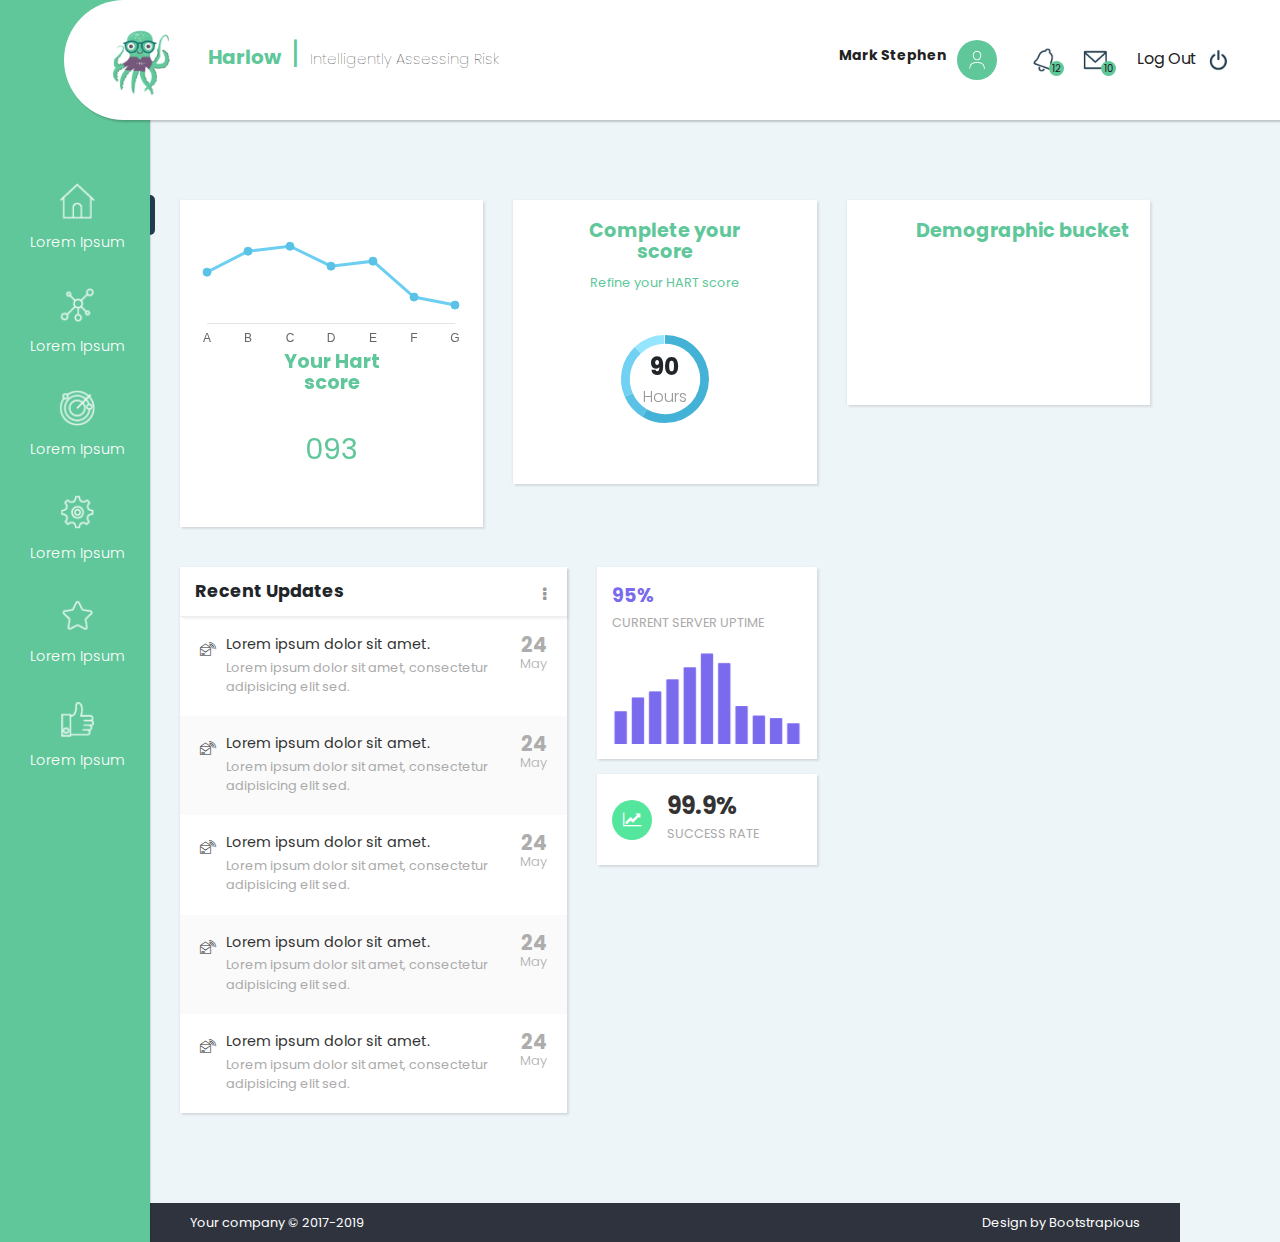
<file: index.html>
<!DOCTYPE html>
<html>
  <head>
    <meta charset="utf-8">
    <meta http-equiv="X-UA-Compatible" content="IE=edge">
    <title>Bootstrap Material Admin by Bootstrapious.com</title>
    <meta name="description" content="">
    <meta name="viewport" content="width=device-width, initial-scale=1">
    <meta name="robots" content="all,follow">
    <!-- Bootstrap CSS-->
    <link rel="stylesheet" href="vendor/bootstrap/css/bootstrap.min.css">
    <!-- Fontastic Custom icon font-->
    <link rel="stylesheet" href="css/fontastic.css">
    <!-- Font Awesome CSS-->
    <link rel="stylesheet" href="vendor/font-awesome/css/font-awesome.min.css">
    <!-- Google fonts - Poppins -->
    <link rel="stylesheet" href="https://fonts.googleapis.com/css?family=Poppins:300,400,700">
    <!-- theme stylesheet-->
    <link rel="stylesheet" href="css/style.default.css" id="theme-stylesheet">
    <!-- Custom stylesheet - for your changes-->
    <link rel="stylesheet" href="css/custom.css">
    <!-- Favicon-->
    <link rel="shortcut icon" href="favicon.png">
    <!-- Tweaks for older IEs--><!--[if lt IE 9]>
        <script src="https://oss.maxcdn.com/html5shiv/3.7.3/html5shiv.min.js"></script>
        <script src="https://oss.maxcdn.com/respond/1.4.2/respond.min.js"></script><![endif]-->
    <script src="js/jquery.min.js"></script>
    <script src="http://www.chartjs.org/samples/latest/utils.js"></script>
  </head>
  <body>
    <div class="page home-page">
      <!-- Main Navbar-->
      <header class="header">
        <nav class="navbar">
          <!-- Search Box-->
          <div class="search-box">
            <button class="dismiss"><i class="icon-close"></i></button>
            <form id="searchForm" action="#" role="search">
              <input type="search" placeholder="What are you looking for..." class="form-control">
            </form>
          </div>
          <div class="container-fluid">
            <div class="navbar-holder d-flex align-items-center justify-content-between">
              <!-- Navbar Header-->
              <div class="navbar-header">
                <div class="box-logo-and-title">
                  <div class="image-logo"><img src="img/pulpo2.png"/></div>
                  <div class="title-site">
                    <h3>Harlow</h3>|<h4>Intelligently Assessing Risk</h4>
                  </div>
                </div>
              </div>
              <!-- Navbar Menu -->
              <ul class="nav-menu list-unstyled d-flex flex-md-row align-items-md-center">
                <div class="profile-data">
                  <div class="sidebar-header d-flex align-items-center">
                    <div class="title"><h1 class="h4">Mark Stephen</h1></div>
                    <div class="avatar"><img src="img/perfil2.png" alt="..." class="img-fluid rounded-circle"></div>
                  </div>
                </div>
                <!-- Notifications-->
                <li class="nav-item dropdown"> <a id="notifications" rel="nofollow" data-target="#" href="#" data-toggle="dropdown" aria-haspopup="true" aria-expanded="false" class="nav-link"><img src="img/notificacion.png"><span class="badge">12</span></a>
                  <ul aria-labelledby="notifications" class="dropdown-menu">
                    <li><a rel="nofollow" href="#" class="dropdown-item"> 
                        <div class="notification">
                          <div class="notification-content"><i class="fa fa-envelope bg-green"></i>You have 6 new messages </div>
                          <div class="notification-time"><small>4 minutes ago</small></div>
                        </div></a></li>
                    <li><a rel="nofollow" href="#" class="dropdown-item"> 
                        <div class="notification">
                          <div class="notification-content"><i class="fa fa-twitter bg-blue"></i>You have 2 followers</div>
                          <div class="notification-time"><small>4 minutes ago</small></div>
                        </div></a></li>
                    <li><a rel="nofollow" href="#" class="dropdown-item"> 
                        <div class="notification">
                          <div class="notification-content"><i class="fa fa-upload bg-orange"></i>Server Rebooted</div>
                          <div class="notification-time"><small>4 minutes ago</small></div>
                        </div></a></li>
                    <li><a rel="nofollow" href="#" class="dropdown-item"> 
                        <div class="notification">
                          <div class="notification-content"><i class="fa fa-twitter bg-blue"></i>You have 2 followers</div>
                          <div class="notification-time"><small>10 minutes ago</small></div>
                        </div></a></li>
                    <li><a rel="nofollow" href="#" class="dropdown-item all-notifications text-center"> <strong>view all notifications                                            </strong></a></li>
                  </ul>
                </li>
                <!-- Messages                        -->
                <li class="nav-item dropdown"> <a id="messages" rel="nofollow" data-target="#" href="#" data-toggle="dropdown" aria-haspopup="true" aria-expanded="false" class="nav-link"><img src="img/mensaje.png"><span class="badge">10</span></a>
                  <ul aria-labelledby="notifications" class="dropdown-menu">
                    <li><a rel="nofollow" href="#" class="dropdown-item d-flex"> 
                        <div class="msg-profile"> <img src="img/avatar-1.jpg" alt="..." class="img-fluid rounded-circle"></div>
                        <div class="msg-body">
                          <h3 class="h5">Jason Doe</h3><span>Sent You Message</span>
                        </div></a></li>
                    <li><a rel="nofollow" href="#" class="dropdown-item d-flex"> 
                        <div class="msg-profile"> <img src="img/avatar-2.jpg" alt="..." class="img-fluid rounded-circle"></div>
                        <div class="msg-body">
                          <h3 class="h5">Frank Williams</h3><span>Sent You Message</span>
                        </div></a></li>
                    <li><a rel="nofollow" href="#" class="dropdown-item d-flex"> 
                        <div class="msg-profile"> <img src="img/avatar-3.jpg" alt="..." class="img-fluid rounded-circle"></div>
                        <div class="msg-body">
                          <h3 class="h5">Ashley Wood</h3><span>Sent You Message</span>
                        </div></a></li>
                    <li><a rel="nofollow" href="#" class="dropdown-item all-notifications text-center"> <strong>Read all messages    </strong></a></li>
                  </ul>
                </li>
                <!-- Logout    -->
                <li class="nav-item"><a href="login.html" class="nav-link logout">Log Out<img src="img/exit.png" class="img-logout"></a></li>
              </ul>
            </div>
          </div>
        </nav>
      </header>
      <div class="page-content d-flex align-items-stretch">
        <!-- Side Navbar -->
        <nav class="side-navbar">
          <!-- Sidebar Navidation Menus-->
          <ul class="list-unstyled">
            <li class="active"> <a href="index.html"><img src="img/icono1.png"/>Lorem Ipsum</a></li>
            <li><a href="#dashvariants"><img src="img/icono2.png"/>Lorem Ipsum</a></li>
            <li><a href="tables.html"><img src="img/icono3.png"/>Lorem Ipsum</a></li>
            <li><a href="charts.html"><img src="img/icono4.png"/>Lorem Ipsum</a></li>
            <li><a href="forms.html"><img src="img/icono5.png"/>Lorem Ipsum</a></li>
            <li><a href="login.html"><img src="img/icono6.png"/>Lorem Ipsum</a></li>
          </ul>
        </nav>
        <div class="content-inner">

          <!-- Dashboard Header Section    -->
          <section class="dashboard-header">
            <div class="container-fluid">
              <div class="row">
                <!-- Total Overdue             -->
                <div class="col-lg-4">
                  <div class="overdue card">
                    <div class="card-body">
                      <div class="chart">
                        <canvas id="lineChart1"></canvas>
                      </div>
                      <div style="text-align: center;color: #60c79a;"><h3>Your Hart<br>score</h3></div>
                      <div class="number text-center" style="color: #60c79a;">093</div>
                    </div>
                  </div>
                </div>
                <!-- Work Amount  -->
                <div class="col-lg-4">
                  <div class="work-amount card">
                    <div class="card-body">
                      <div style="text-align: center;color: #60c79a;">
                        <h3>Complete your<br>score</h3><small>Refine your HART score</small>
                      </div>
                      <div class="chart text-center">
                        <div class="text"><strong>90</strong><br><span>Hours</span></div>
                        <canvas id="pieChart"></canvas>
                      </div>
                    </div>
                  </div>
                </div>
                <!-- Total Overdue             -->
                <!--div class="col-lg-4">
                  <div class="overdue card">
                    <div class="card-body">
                      <h3 style="text-align: right;color: #60c79a;">Total Overdue</h3>
                      <div class="number text-center">$20,000</div>
                      <div class="chart">
                        <canvas id="lineChart1">                               </canvas>
                      </div>
                    </div>
                  </div>
                </div-->
                <!-- Graphics bucket-->
                <div class="chart col-lg-4">
                  <div class="overdue card">
                    <div class="card-body">
                      <h3 style="text-align: right;color: #60c79a;">Demographic bucket</h3>
                      <div class="chart">
                        <canvas id="demographic_bucket"></canvas>
                      </div>
                    </div>
                  </div>
                </div>
                <!-- Recent Updates-->
                <div class="col-lg-5">
                  <div class="recent-updates card">
                    <div class="card-close">
                      <div class="dropdown">
                        <button type="button" id="closeCard6" data-toggle="dropdown" aria-haspopup="true" aria-expanded="false" class="dropdown-toggle"><i class="fa fa-ellipsis-v"></i></button>
                        <div aria-labelledby="closeCard6" class="dropdown-menu dropdown-menu-right has-shadow"><a href="#" class="dropdown-item remove"> <i class="fa fa-times"></i>Close</a><a href="#" class="dropdown-item edit"> <i class="fa fa-gear"></i>Edit</a></div>
                      </div>
                    </div>
                    <div class="card-header">
                      <h3 class="h4">Recent Updates</h3>
                    </div>
                    <div class="card-body no-padding">
                      <!-- Item-->
                      <div class="item d-flex justify-content-between">
                        <div class="info d-flex">
                          <div class="icon"><i class="icon-rss-feed"></i></div>
                          <div class="title">
                            <h5>Lorem ipsum dolor sit amet.</h5>
                            <p>Lorem ipsum dolor sit amet, consectetur adipisicing elit sed.</p>
                          </div>
                        </div>
                        <div class="date text-right"><strong>24</strong><span>May</span></div>
                      </div>
                      <!-- Item-->
                      <div class="item d-flex justify-content-between">
                        <div class="info d-flex">
                          <div class="icon"><i class="icon-rss-feed"></i></div>
                          <div class="title">
                            <h5>Lorem ipsum dolor sit amet.</h5>
                            <p>Lorem ipsum dolor sit amet, consectetur adipisicing elit sed.</p>
                          </div>
                        </div>
                        <div class="date text-right"><strong>24</strong><span>May</span></div>
                      </div>
                      <!-- Item        -->
                      <div class="item d-flex justify-content-between">
                        <div class="info d-flex">
                          <div class="icon"><i class="icon-rss-feed"></i></div>
                          <div class="title">
                            <h5>Lorem ipsum dolor sit amet.</h5>
                            <p>Lorem ipsum dolor sit amet, consectetur adipisicing elit sed.</p>
                          </div>
                        </div>
                        <div class="date text-right"><strong>24</strong><span>May</span></div>
                      </div>
                      <!-- Item-->
                      <div class="item d-flex justify-content-between">
                        <div class="info d-flex">
                          <div class="icon"><i class="icon-rss-feed"></i></div>
                          <div class="title">
                            <h5>Lorem ipsum dolor sit amet.</h5>
                            <p>Lorem ipsum dolor sit amet, consectetur adipisicing elit sed.</p>
                          </div>
                        </div>
                        <div class="date text-right"><strong>24</strong><span>May</span></div>
                      </div>
                      <!-- Item-->
                      <div class="item d-flex justify-content-between">
                        <div class="info d-flex">
                          <div class="icon"><i class="icon-rss-feed"></i></div>
                          <div class="title">
                            <h5>Lorem ipsum dolor sit amet.</h5>
                            <p>Lorem ipsum dolor sit amet, consectetur adipisicing elit sed.</p>
                          </div>
                        </div>
                        <div class="date text-right"><strong>24</strong><span>May</span></div>
                      </div>
                    </div>
                  </div>
                </div>
                <div class="chart col-lg-3 col-12">
                  <!-- Bar Chart   -->
                  <div class="bar-chart has-shadow bg-white">
                    <div class="title"><strong class="text-violet">95%</strong><br><small>Current Server Uptime</small></div>
                    <canvas id="barChartHome"></canvas>
                  </div>
                  <!-- Numbers-->
                  <div class="statistic d-flex align-items-center bg-white has-shadow">
                    <div class="icon bg-green"><i class="fa fa-line-chart"></i></div>
                    <div class="text"><strong>99.9%</strong><br><small>Success Rate</small></div>
                  </div>
                </div>
              </div>
            </div>
          </section>

          <!-- Page Footer-->
          <footer class="main-footer">
            <div class="container-fluid">
              <div class="row">
                <div class="col-sm-6">
                  <p>Your company &copy; 2017-2019</p>
                </div>
                <div class="col-sm-6 text-right">
                  <p>Design by <a href="https://bootstrapious.com/admin-templates" class="external">Bootstrapious</a></p>
                  <!-- Please do not remove the backlink to us unless you support further theme's development at https://bootstrapious.com/donate. It is part of the license conditions. Thank you for understanding :)-->
                </div>
              </div>
            </div>
          </footer>
        </div>
      </div>
    </div>
    <!-- Javascript files-->
    <script src="js/jquery-3.1.1.slim.min.js"></script>
    <script src="vendor/popper.js/umd/popper.min.js"> </script>
    <script src="vendor/bootstrap/js/bootstrap.min.js"></script>
    <script src="vendor/jquery.cookie/jquery.cookie.js"> </script>
    <script src="vendor/jquery-validation/jquery.validate.min.js"></script>
    <script src="vendor/chart.js/Chart.min.js"></script>
    <script src="vendor/chart.js/Chart.bundle.js"></script>
    <script src="vendor/chart.js/Chart.bundle.min.js"></script>
    <script src="js/charts-home.js"></script>
    <script src="js/front.js"></script>
    <script>
      var config = {
      type: 'line',
      data: {
      labels: ["Lorem", "Lorem", "Lorem", "Lorem", "Lorem", "Lorem", "Lorem"],
      datasets: [{
      label: "My First dataset",
      backgroundColor: window.chartColors.blue,
      borderColor: window.chartColors.blue,
      data: [18, 55, 40, 90, 40, 45, 100, 60],
      fill: false,
      }, {
      label: "My Second dataset",
      fill: false,
      backgroundColor: window.chartColors.green,
      borderColor: window.chartColors.green,
      data: [30, 20, 80, 70, 30, 62, 37, 30],
      }]
      },
      options: {
      responsive: true,
      title:{
      display:true,
      text:''
      },
      scales: {
      yAxes: [{
      ticks: {
      // the data minimum used for determining the ticks is Math.min(dataMin, suggestedMin)
      suggestedMin: 0,

      // the data maximum used for determining the ticks is Math.max(dataMax, suggestedMax)
      suggestedMax: 100
      }
      }]
      }
      }
      };

      window.onload = function() {
      var ctx = document.getElementById("demographic_bucket").getContext("2d");
      window.myLine = new Chart(ctx, config);
      };
    </script>
  </body>
</html>
</file>
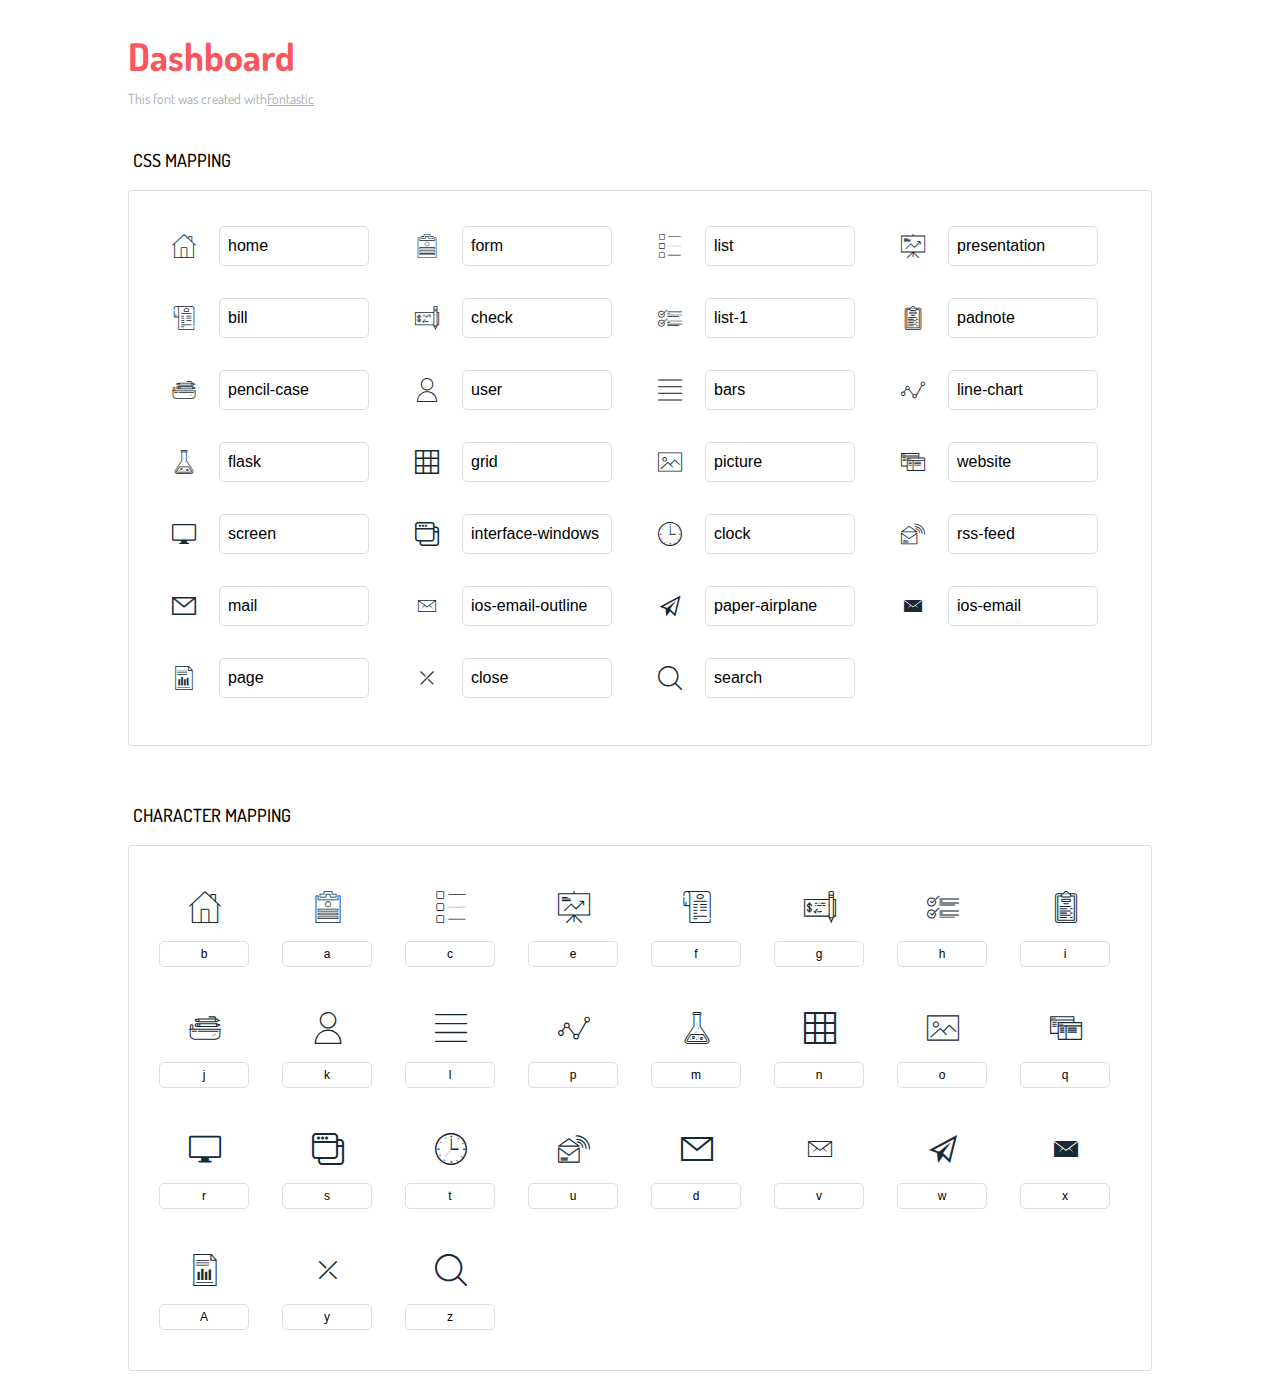
<file: icons-reference/icons-reference.html>
<!DOCTYPE html>
<html lang="en">
  <head>
    <meta charset="utf-8">
    <meta http-equiv="X-UA-Compatible" content="IE=edge,chrome=1">
    <meta name="viewport" content="width=device-width,initial-scale=1">
    <title>Font Reference - Dashboard</title>
    <link href="http://fonts.googleapis.com/css?family=Dosis:400,500,700" rel="stylesheet" type="text/css">
    <link rel="stylesheet" href="styles.css">
    <style type="text/css">html,body,div,span,applet,object,iframe,h1,h2,h3,h4,h5,h6,p,blockquote,pre,a,abbr,acronym,address,big,cite,code,del,dfn,em,img,ins,kbd,q,s,samp,small,strike,strong,sub,sup,tt,var,dl,dt,dd,ol,ul,li,fieldset,form,label,legend,table,caption,tbody,tfoot,thead,tr,th,td{margin:0;padding:0;border:0;outline:0;font-weight:inherit;font-style:inherit;font-family:inherit;font-size:100%;vertical-align:baseline}body{line-height:1;color:#000;background:#fff}ol,ul{list-style:none}table{border-collapse:separate;border-spacing:0;vertical-align:middle}caption,th,td{text-align:left;font-weight:normal;vertical-align:middle}a img{border:none}*{-webkit-box-sizing:border-box;-moz-box-sizing:border-box;box-sizing:border-box}body{font-family:'Dosis','Tahoma',sans-serif}.container{margin:15px auto;width:80%}h1{margin:40px 0 20px;font-weight:700;font-size:38px;line-height:32px;color:#fb565e}h2{font-size:18px;padding:0 0 21px 5px;margin:45px 0 0 0;text-transform:uppercase;font-weight:500}.small{font-size:14px;color:#a5adb4;}.small a{color:#a5adb4;}.small a:hover{color:#fb565e}.glyphs.character-mapping{margin:0 0 20px 0;padding:20px 0 20px 30px;color:rgba(0,0,0,0.5);border:1px solid #d8e0e5;-webkit-border-radius:3px;border-radius:3px;}.glyphs.character-mapping li{margin:0 30px 20px 0;display:inline-block;width:90px}.glyphs.character-mapping .icon{margin:10px 0 10px 15px;padding:15px;position:relative;width:55px;height:55px;color:#162a36 !important;overflow:hidden;-webkit-border-radius:3px;border-radius:3px;font-size:32px;}.glyphs.character-mapping .icon svg{fill:#000}.glyphs.character-mapping input{margin:0;padding:5px 0;line-height:12px;font-size:12px;display:block;width:100%;border:1px solid #d8e0e5;-webkit-border-radius:5px;border-radius:5px;text-align:center;outline:0;}.glyphs.character-mapping input:focus{border:1px solid #fbde4a;-webkit-box-shadow:inset 0 0 3px #fbde4a;box-shadow:inset 0 0 3px #fbde4a}.glyphs.character-mapping input:hover{-webkit-box-shadow:inset 0 0 3px #fbde4a;box-shadow:inset 0 0 3px #fbde4a}.glyphs.css-mapping{margin:0 0 60px 0;padding:30px 0 20px 30px;color:rgba(0,0,0,0.5);border:1px solid #d8e0e5;-webkit-border-radius:3px;border-radius:3px;}.glyphs.css-mapping li{margin:0 30px 20px 0;padding:0;display:inline-block;overflow:hidden}.glyphs.css-mapping .icon{margin:0;margin-right:10px;padding:13px;height:50px;width:50px;color:#162a36 !important;overflow:hidden;float:left;font-size:24px}.glyphs.css-mapping input{margin:0;margin-top:5px;padding:8px;line-height:16px;font-size:16px;display:block;width:150px;height:40px;border:1px solid #d8e0e5;-webkit-border-radius:5px;border-radius:5px;background:#fff;outline:0;float:right;}.glyphs.css-mapping input:focus{border:1px solid #fbde4a;-webkit-box-shadow:inset 0 0 3px #fbde4a;box-shadow:inset 0 0 3px #fbde4a}.glyphs.css-mapping input:hover{-webkit-box-shadow:inset 0 0 3px #fbde4a;box-shadow:inset 0 0 3px #fbde4a}</style>
  </head>
  <body>
    <div class="container">
      <h1>Dashboard</h1>
      <p class="small">This font was created with<a href="http://fontastic.me/">Fontastic</a></p>
      <h2>CSS mapping</h2>
      <ul class="glyphs css-mapping">
        <li>
          <div class="icon icon-home"></div>
          <input type="text" readonly="readonly" value="home">
        </li>
        <li>
          <div class="icon icon-form"></div>
          <input type="text" readonly="readonly" value="form">
        </li>
        <li>
          <div class="icon icon-list"></div>
          <input type="text" readonly="readonly" value="list">
        </li>
        <li>
          <div class="icon icon-presentation"></div>
          <input type="text" readonly="readonly" value="presentation">
        </li>
        <li>
          <div class="icon icon-bill"></div>
          <input type="text" readonly="readonly" value="bill">
        </li>
        <li>
          <div class="icon icon-check"></div>
          <input type="text" readonly="readonly" value="check">
        </li>
        <li>
          <div class="icon icon-list-1"></div>
          <input type="text" readonly="readonly" value="list-1">
        </li>
        <li>
          <div class="icon icon-padnote"></div>
          <input type="text" readonly="readonly" value="padnote">
        </li>
        <li>
          <div class="icon icon-pencil-case"></div>
          <input type="text" readonly="readonly" value="pencil-case">
        </li>
        <li>
          <div class="icon icon-user"></div>
          <input type="text" readonly="readonly" value="user">
        </li>
        <li>
          <div class="icon icon-bars"></div>
          <input type="text" readonly="readonly" value="bars">
        </li>
        <li>
          <div class="icon icon-line-chart"></div>
          <input type="text" readonly="readonly" value="line-chart">
        </li>
        <li>
          <div class="icon icon-flask"></div>
          <input type="text" readonly="readonly" value="flask">
        </li>
        <li>
          <div class="icon icon-grid"></div>
          <input type="text" readonly="readonly" value="grid">
        </li>
        <li>
          <div class="icon icon-picture"></div>
          <input type="text" readonly="readonly" value="picture">
        </li>
        <li>
          <div class="icon icon-website"></div>
          <input type="text" readonly="readonly" value="website">
        </li>
        <li>
          <div class="icon icon-screen"></div>
          <input type="text" readonly="readonly" value="screen">
        </li>
        <li>
          <div class="icon icon-interface-windows"></div>
          <input type="text" readonly="readonly" value="interface-windows">
        </li>
        <li>
          <div class="icon icon-clock"></div>
          <input type="text" readonly="readonly" value="clock">
        </li>
        <li>
          <div class="icon icon-rss-feed"></div>
          <input type="text" readonly="readonly" value="rss-feed">
        </li>
        <li>
          <div class="icon icon-mail"></div>
          <input type="text" readonly="readonly" value="mail">
        </li>
        <li>
          <div class="icon icon-ios-email-outline"></div>
          <input type="text" readonly="readonly" value="ios-email-outline">
        </li>
        <li>
          <div class="icon icon-paper-airplane"></div>
          <input type="text" readonly="readonly" value="paper-airplane">
        </li>
        <li>
          <div class="icon icon-ios-email"></div>
          <input type="text" readonly="readonly" value="ios-email">
        </li>
        <li>
          <div class="icon icon-page"></div>
          <input type="text" readonly="readonly" value="page">
        </li>
        <li>
          <div class="icon icon-close"></div>
          <input type="text" readonly="readonly" value="close">
        </li>
        <li>
          <div class="icon icon-search"></div>
          <input type="text" readonly="readonly" value="search">
        </li>
      </ul>
      <h2>Character mapping</h2>
      <ul class="glyphs character-mapping">
        <li>
          <div data-icon="b" class="icon"></div>
          <input type="text" readonly="readonly" value="b">
        </li>
        <li>
          <div data-icon="a" class="icon"></div>
          <input type="text" readonly="readonly" value="a">
        </li>
        <li>
          <div data-icon="c" class="icon"></div>
          <input type="text" readonly="readonly" value="c">
        </li>
        <li>
          <div data-icon="e" class="icon"></div>
          <input type="text" readonly="readonly" value="e">
        </li>
        <li>
          <div data-icon="f" class="icon"></div>
          <input type="text" readonly="readonly" value="f">
        </li>
        <li>
          <div data-icon="g" class="icon"></div>
          <input type="text" readonly="readonly" value="g">
        </li>
        <li>
          <div data-icon="h" class="icon"></div>
          <input type="text" readonly="readonly" value="h">
        </li>
        <li>
          <div data-icon="i" class="icon"></div>
          <input type="text" readonly="readonly" value="i">
        </li>
        <li>
          <div data-icon="j" class="icon"></div>
          <input type="text" readonly="readonly" value="j">
        </li>
        <li>
          <div data-icon="k" class="icon"></div>
          <input type="text" readonly="readonly" value="k">
        </li>
        <li>
          <div data-icon="l" class="icon"></div>
          <input type="text" readonly="readonly" value="l">
        </li>
        <li>
          <div data-icon="p" class="icon"></div>
          <input type="text" readonly="readonly" value="p">
        </li>
        <li>
          <div data-icon="m" class="icon"></div>
          <input type="text" readonly="readonly" value="m">
        </li>
        <li>
          <div data-icon="n" class="icon"></div>
          <input type="text" readonly="readonly" value="n">
        </li>
        <li>
          <div data-icon="o" class="icon"></div>
          <input type="text" readonly="readonly" value="o">
        </li>
        <li>
          <div data-icon="q" class="icon"></div>
          <input type="text" readonly="readonly" value="q">
        </li>
        <li>
          <div data-icon="r" class="icon"></div>
          <input type="text" readonly="readonly" value="r">
        </li>
        <li>
          <div data-icon="s" class="icon"></div>
          <input type="text" readonly="readonly" value="s">
        </li>
        <li>
          <div data-icon="t" class="icon"></div>
          <input type="text" readonly="readonly" value="t">
        </li>
        <li>
          <div data-icon="u" class="icon"></div>
          <input type="text" readonly="readonly" value="u">
        </li>
        <li>
          <div data-icon="d" class="icon"></div>
          <input type="text" readonly="readonly" value="d">
        </li>
        <li>
          <div data-icon="v" class="icon"></div>
          <input type="text" readonly="readonly" value="v">
        </li>
        <li>
          <div data-icon="w" class="icon"></div>
          <input type="text" readonly="readonly" value="w">
        </li>
        <li>
          <div data-icon="x" class="icon"></div>
          <input type="text" readonly="readonly" value="x">
        </li>
        <li>
          <div data-icon="A" class="icon"></div>
          <input type="text" readonly="readonly" value="A">
        </li>
        <li>
          <div data-icon="y" class="icon"></div>
          <input type="text" readonly="readonly" value="y">
        </li>
        <li>
          <div data-icon="z" class="icon"></div>
          <input type="text" readonly="readonly" value="z">
        </li>
      </ul>
    </div>
    <script>(function() {
  var glyphs, i, len, ref;

  ref = document.getElementsByClassName('glyphs');
  for (i = 0, len = ref.length; i < len; i++) {
    glyphs = ref[i];
    glyphs.addEventListener('click', function(event) {
      if (event.target.tagName === 'INPUT') {
        return event.target.select();
      }
    });
  }

}).call(this);

    </script>
  </body>
</html>
</file>
<file: css/fontastic.css>
@charset "UTF-8";

@font-face {
  font-family: "dashboard";
  src:url("../fonts/dashboard.eot");
  src:url("../fonts/dashboard.eot?#iefix") format("embedded-opentype"),
    url("../fonts/dashboard.woff") format("woff"),
    url("../fonts/dashboard.ttf") format("truetype"),
    url("../fonts/dashboard.svg#dashboard") format("svg");
  font-weight: normal;
  font-style: normal;

}

[data-icon]:before {
  font-family: "dashboard" !important;
  content: attr(data-icon);
  font-style: normal !important;
  font-weight: normal !important;
  font-variant: normal !important;
  text-transform: none !important;
  speak: none;
  line-height: 1;
  -webkit-font-smoothing: antialiased;
  -moz-osx-font-smoothing: grayscale;
}

[class^="icon-"]:before,
[class*=" icon-"]:before {
  font-family: "dashboard" !important;
  font-style: normal !important;
  font-weight: normal !important;
  font-variant: normal !important;
  text-transform: none !important;
  speak: none;
  line-height: 1;
  -webkit-font-smoothing: antialiased;
  -moz-osx-font-smoothing: grayscale;
}

.icon-home:before {
  content: "\62";
}
.icon-form:before {
  content: "\61";
}
.icon-list:before {
  content: "\63";
}
.icon-presentation:before {
  content: "\65";
}
.icon-bill:before {
  content: "\66";
}
.icon-check:before {
  content: "\67";
}
.icon-list-1:before {
  content: "\68";
}
.icon-padnote:before {
  content: "\69";
}
.icon-pencil-case:before {
  content: "\6a";
}
.icon-user:before {
  content: "\6b";
}
.icon-bars:before {
  content: "\6c";
}
.icon-line-chart:before {
  content: "\70";
}
.icon-flask:before {
  content: "\6d";
}
.icon-grid:before {
  content: "\6e";
}
.icon-picture:before {
  content: "\6f";
}
.icon-website:before {
  content: "\71";
}
.icon-screen:before {
  content: "\72";
}
.icon-interface-windows:before {
  content: "\73";
}
.icon-clock:before {
  content: "\74";
}
.icon-rss-feed:before {
  content: "\75";
}
.icon-mail:before {
  content: "\64";
}
.icon-ios-email-outline:before {
  content: "\76";
}
.icon-paper-airplane:before {
  content: "\77";
}
.icon-ios-email:before {
  content: "\78";
}
.icon-page:before {
  content: "\41";
}
.icon-close:before {
  content: "\79";
}
.icon-search:before {
  content: "\7a";
}
</file>
<file: css/custom.css>
/* your styles go here */
</file>
<file: icons-reference/styles.css>
@charset "UTF-8";

@font-face {
  font-family: "dashboard";
  src:url("fonts/dashboard.eot");
  src:url("fonts/dashboard.eot?#iefix") format("embedded-opentype"),
    url("fonts/dashboard.woff") format("woff"),
    url("fonts/dashboard.ttf") format("truetype"),
    url("fonts/dashboard.svg#dashboard") format("svg");
  font-weight: normal;
  font-style: normal;

}

[data-icon]:before {
  font-family: "dashboard" !important;
  content: attr(data-icon);
  font-style: normal !important;
  font-weight: normal !important;
  font-variant: normal !important;
  text-transform: none !important;
  speak: none;
  line-height: 1;
  -webkit-font-smoothing: antialiased;
  -moz-osx-font-smoothing: grayscale;
}

[class^="icon-"]:before,
[class*=" icon-"]:before {
  font-family: "dashboard" !important;
  font-style: normal !important;
  font-weight: normal !important;
  font-variant: normal !important;
  text-transform: none !important;
  speak: none;
  line-height: 1;
  -webkit-font-smoothing: antialiased;
  -moz-osx-font-smoothing: grayscale;
}

.icon-home:before {
  content: "\62";
}
.icon-form:before {
  content: "\61";
}
.icon-list:before {
  content: "\63";
}
.icon-presentation:before {
  content: "\65";
}
.icon-bill:before {
  content: "\66";
}
.icon-check:before {
  content: "\67";
}
.icon-list-1:before {
  content: "\68";
}
.icon-padnote:before {
  content: "\69";
}
.icon-pencil-case:before {
  content: "\6a";
}
.icon-user:before {
  content: "\6b";
}
.icon-bars:before {
  content: "\6c";
}
.icon-line-chart:before {
  content: "\70";
}
.icon-flask:before {
  content: "\6d";
}
.icon-grid:before {
  content: "\6e";
}
.icon-picture:before {
  content: "\6f";
}
.icon-website:before {
  content: "\71";
}
.icon-screen:before {
  content: "\72";
}
.icon-interface-windows:before {
  content: "\73";
}
.icon-clock:before {
  content: "\74";
}
.icon-rss-feed:before {
  content: "\75";
}
.icon-mail:before {
  content: "\64";
}
.icon-ios-email-outline:before {
  content: "\76";
}
.icon-paper-airplane:before {
  content: "\77";
}
.icon-ios-email:before {
  content: "\78";
}
.icon-page:before {
  content: "\41";
}
.icon-close:before {
  content: "\79";
}
.icon-search:before {
  content: "\7a";
}
</file>
<file: css/style.default.css>
/*
=========================================
=========================================

Bootstrap 4 Admin Template

https://bootstrapious.com/p/admin-template

=========================================
========================================= */
/*
* ==========================================================
*     GENERAL STYLES
* ==========================================================
*/
body {
  overflow-x: hidden;
}

a, i, span {
  display: inline-block;
  text-decoration: none;
  -webkit-transition: all 0.3s;
  transition: all 0.3s;
}

a:hover, a:focus, i:hover, i:focus, span:hover, span:focus {
  text-decoration: none;
}

ul {
  margin: 0;
  padding: 0;
}

section {
  padding: 50px 0;
}

canvas {
  -webkit-user-select: none;
  -moz-user-select: none;
  -ms-user-select: none;
  user-select: none;
}

.container-fluid {
  padding: 0 30px;
}

@media (max-width: 575px) {
  .container-fluid {
    padding: 0 15px;
  }
}

header.page-header {
  padding: 20px 0;
}

table {
  font-size: 0.9em;
  color: #666;
}

.card-close {
  position: absolute;
  top: 15px;
  right: 15px;
}

.card-close .dropdown-toggle {
  color: #999;
  background: none;
  border: none;
}

.card-close .dropdown-toggle:after {
  display: none;
}

.card-close .dropdown-menu {
  border: none;
  min-width: auto;
  font-size: 0.9em;
  border-radius: 0;
  -webkit-box-shadow: 3px 3px 3px rgba(0, 0, 0, 0.1), -2px -2px 3px rgba(0, 0, 0, 0.1);
  box-shadow: 3px 3px 3px rgba(0, 0, 0, 0.1), -2px -2px 3px rgba(0, 0, 0, 0.1);
}

.card-close .dropdown-menu a {
  color: #999 !important;
}

.card-close .dropdown-menu a:hover {
  background: #796AEE;
  color: #fff !important;
}

.card-close .dropdown-menu a i {
  margin-right: 10px;
  -webkit-transition: none;
  transition: none;
}

.content-inner {
  width: calc(100% - 250px);
}

.content-inner.active {
  width: calc(100% - 90px);
}

.page-header {
  background: #fff;
  padding: 20px;
  -webkit-box-shadow: 2px 2px 2px rgba(0, 0, 0, 0.1);
  box-shadow: 2px 2px 2px rgba(0, 0, 0, 0.1);
  position: relative;
  z-index: 8;
}

*[class*="icon-"] {
  -webkit-transform: translateY(3px);
  transform: translateY(3px);
}

button, input {
  outline: none !important;
}

.card {
  border-radius: 0;
  border: none;
  margin-bottom: 40px;
  -webkit-box-shadow: 2px 2px 2px rgba(0, 0, 0, 0.1), -1px 0 2px rgba(0, 0, 0, 0.05);
  box-shadow: 2px 2px 2px rgba(0, 0, 0, 0.1), -1px 0 2px rgba(0, 0, 0, 0.05);
}

.card-header {
  background: #fff;
  padding: 15px;
  border-bottom: 1px solid #eee;
  -webkit-box-shadow: 2px 2px 2px rgba(0, 0, 0, 0.05);
  box-shadow: 2px 2px 2px rgba(0, 0, 0, 0.05);
}

.card-header h1, .card-header h2, .card-header h3, .card-header h4, .card-header h5, .card-header h6 {
  margin-bottom: 0;
}

.card-body {
  padding: 20px;
}

.breadcrumb-holder {
  background: #fff;
}

.breadcrumb {
  background: #fff;
  position: relative;
  z-index: 7;
  border-radius: 0;
  padding: 15px 0;
  margin-bottom: 0;
}

.breadcrumb li.breadcrumb-item {
  color: #aaa;
  font-weight: 300;
}

/*=== Helpers ===*/
.text-bold {
  font-weight: 700;
}

.text-small {
  font-size: 0.9rem;
}

.bg-red {
  background: #ff7676 !important;
  color: #fff;
}

.bg-red:hover {
  color: #fff;
}

.bg-blue {
  background: #85b4f2 !important;
  color: #fff;
}

.bg-blue:hover {
  color: #fff;
}

.bg-yellow {
  background: #eef157 !important;
  color: #fff;
}

.bg-yellow:hover {
  color: #fff;
}

.bg-green {
  background: #54e69d !important;
  color: #fff;
}

.bg-green:hover {
  color: #fff;
}

.bg-orange {
  background: #ffc36d !important;
  color: #fff;
}

.bg-orange:hover {
  color: #fff;
}

.bg-violet {
  background: #796AEE !important;
  color: #fff;
}

.bg-violet:hover {
  color: #fff;
}

.bg-gray {
  background: #ced4da !important;
}

.bg-white {
  background: #fff !important;
}

.text-red {
  color: #ff7676;
}

.text-red:hover {
  color: #ff7676;
}

.text-yellow {
  color: #eef157;
}

.text-yellow:hover {
  color: #eef157;
}

.text-green {
  color: #54e69d;
}

.text-green:hover {
  color: #54e69d;
}

.text-orange {
  color: #ffc36d;
}

.text-orange:hover {
  color: #ffc36d;
}

.text-violet {
  color: #796AEE;
}

.text-violet:hover {
  color: #796AEE;
}

.text-blue {
  color: #85b4f2;
}

.text-blue:hover {
  color: #85b4f2;
}

.text-gray {
  color: #ced4da;
}

.text-gray:hover {
  color: #ced4da;
}

.page {
  background: #EEF5F9;
}

.page .text-white {
  color: #fff;
}

.no-padding {
  padding: 0 !important;
}

.no-padding-bottom {
  padding-bottom: 0 !important;
}

.no-padding-top {
  padding-top: 0 !important;
}

.no-margin {
  margin: 0 !important;
}

.no-margin-bottom {
  margin-bottom: 0 !important;
}

.no-margin-top {
  margin-top: 0 !important;
}

.page {
  overflow-x: hidden;
}

.has-shadow {
  -webkit-box-shadow: 2px 2px 2px rgba(0, 0, 0, 0.1), -1px 0 2px rgba(0, 0, 0, 0.05);
  box-shadow: 2px 2px 2px rgba(0, 0, 0, 0.1), -1px 0 2px rgba(0, 0, 0, 0.05);
}

.badge {
  font-weight: 400;
}

.badge-rounded {
  border-radius: 50px;
}

/*
* ==========================================================
*     SIDEBAR
* ==========================================================
*/
nav.side-navbar {
  background: #60c79a;
  min-width: 150px;
  max-width: 150px;
  color: #686a76;
  -webkit-box-shadow: 1px 1px 1px rgba(0, 0, 0, 0.1);
  box-shadow: 1px 1px 1px rgba(0, 0, 0, 0.1);
  z-index: 9;
  /*==== Sidebar Header ====*/
  /*==== Sidebar Menu ====*/
  /*==== Shrinked Sidebar ====*/
}

nav.side-navbar a {
  color: inherit;
  position: relative;
  font-size: 0.9em;
}

nav.side-navbar a[data-toggle="collapse"]::before {
  content: '\f104';
  display: inline-block;
  -webkit-transform: translateY(-50%);
  transform: translateY(-50%);
  font-family: 'FontAwesome';
  position: absolute;
  top: 50%;
  right: 20px;
}

nav.side-navbar a[aria-expanded="true"] {
  background: #EEF5F9;
}

nav.side-navbar a[aria-expanded="true"]::before {
  content: '\f107';
}

nav.side-navbar a i {
  font-size: 1.2em;
  margin-right: 10px;
  -webkit-transition: none;
  transition: none;
}

nav.side-navbar .sidebar-header {
  padding: 30px 15px;
}

nav.side-navbar .avatar {
  width: 55px;
  height: 55px;
}

nav.side-navbar .title {
  margin-left: 10px;
}

nav.side-navbar .title h1 {
  color: #333;
}

nav.side-navbar .title p {
  font-size: 0.9em;
  font-weight: 200;
  margin-bottom: 0;
  color: #aaa;
}

nav.side-navbar span.heading {
  text-transform: uppercase;
  font-weight: 400;
  margin-left: 20px;
  color: #ccc;
  font-size: 0.8em;
}

nav.side-navbar ul {
  padding: 15px 0;
}

nav.side-navbar ul a {
  padding: 10px 15px;
  text-decoration: none;
  display: block;
  font-weight: 300;
  border-left: 4px solid transparent;
}

nav.side-navbar ul a:hover {
  background: #796AEE;
  border-left: 4px solid #3b25e6;
  color: #fff;
}


nav.side-navbar ul li.active a:hover {
  background: #796AEE;
}

nav.side-navbar ul ul {
  padding: 0;
}

nav.side-navbar ul ul a {
  padding-left: 50px;
  background: #EEF5F9;
}

nav.side-navbar.shrinked {
  min-width: 90px;
  max-width: 90px;
  text-align: center;
}

nav.side-navbar.shrinked span.heading {
  margin: 0;
}

nav.side-navbar.shrinked a {
  padding: 15px 10px;
  border: none;
  font-size: 0.8em;
  color: #aaa;
  -webkit-transition: color 0.3s, background 0.3s;
  transition: color 0.3s, background 0.3s;
}

nav.side-navbar.shrinked a[data-toggle="collapse"]::before {
  content: '\f107';
  -webkit-transform: translateX(50%);
  transform: translateX(50%);
  position: absolute;
  top: auto;
  right: 50%;
  bottom: 0;
  left: auto;
}

nav.side-navbar.shrinked a[data-toggle="collapse"][aria-expanded="true"]::before {
  content: '\f106';
}

nav.side-navbar.shrinked a:hover {
  color: #fff;
  border: none;
}

nav.side-navbar.shrinked a:hover i {
  color: #fff;
}

nav.side-navbar.shrinked a i {
  margin-right: 0;
  margin-bottom: 5px;
  display: block;
  font-size: 1.6em;
  color: #333;
  -webkit-transition: color 0.3s;
  transition: color 0.3s;
}

nav.side-navbar.shrinked .sidebar-header .title {
  display: none;
}

/* SIDBAR MEDIAQUERIES ----------------------------------- */
@media (max-width: 1199px) {
  nav.side-navbar {
    margin-left: -90px;
    min-width: 90px;
    max-width: 90px;
    text-align: center;
  }
  nav.side-navbar span.heading {
    margin: 0;
  }
  nav.side-navbar ul a {
    padding: 15px 10px;
    border: none;
    font-size: 0.8em;
    color: #aaa;
    -webkit-transition: color 0.3s, background 0.3s;
    transition: color 0.3s, background 0.3s;
  }
  nav.side-navbar ul a[data-toggle="collapse"]::before {
    content: '\f107';
    -webkit-transform: translateX(50%);
    transform: translateX(50%);
    position: absolute;
    top: auto;
    right: 50%;
    bottom: 0;
    left: auto;
  }
  nav.side-navbar ul a[data-toggle="collapse"][aria-expanded="true"]::before {
    content: '\f106';
  }
  nav.side-navbar ul a:hover {
    color: #fff;
    border: none;
  }
  nav.side-navbar ul a:hover i {
    color: #fff;
  }
  nav.side-navbar ul a i {
    margin-right: 0;
    margin-bottom: 5px;
    display: block;
    font-size: 1.6em;
    color: #333;
    -webkit-transition: color 0.3s;
    transition: color 0.3s;
  }
  nav.side-navbar .sidebar-header .title {
    display: none;
  }
  nav.side-navbar.shrinked {
    margin-left: 0;
  }
  .content-inner {
    width: 100%;
  }
  .content-inner.active {
    width: calc(100% - 90px);
  }
}

/*
* ==========================================================
*     MAIN NAVBAR
* ==========================================================
*/
nav.navbar {
  background: #fff;
  padding-top: 15px;
  padding-bottom: 15px;
  color: #222;
  position: relative;
  border-radius: 0;
  -webkit-box-shadow: 2px 2px 2px rgba(0, 0, 0, 0.2);
  box-shadow: 2px 2px 2px rgba(0, 0, 0, 0.2);
  z-index: 10;
  padding-left: 0;
  padding-right: 0;
  border-top-left-radius: 60px;
  border-bottom-left-radius: 60px;
  /*==== Toggle Sidebar Btn ====*/
  /*==== Navbar Items ====*/
  /*==== Search Box ====*/
  /*==== Dropdowns ====*/
}

nav.navbar .badge {
  width: 15px;
  height: 15px;
  line-height: 15px;
  text-align: center;
  padding: 0;
  border-radius: 50%;
}

nav.navbar .navbar-holder {
  width: 100%;
}

nav.navbar .navbar-brand .brand-small {
  display: none;
}

nav.navbar .brand-big {
  display: block;
}

nav.navbar .brand-small {
  display: none;
}

nav.navbar a {
  color: inherit;
}

nav.navbar .container-fluid {
  width: 100%;
}

nav.navbar .menu-btn {
  margin-right: 20px;
  font-size: 1.2em;
  -webkit-transition: all 0.7s;
  transition: all 0.7s;
}

nav.navbar .menu-btn span {
  width: 20px;
  height: 2px;
  background: #fff;
  display: block;
  margin: 4px auto 0;
  -webkit-transition: all 0.3s cubic-bezier(0.81, -0.33, 0.345, 1.375);
  transition: all 0.3s cubic-bezier(0.81, -0.33, 0.345, 1.375);
}

nav.navbar .menu-btn span:nth-of-type(2) {
  position: relative;
  width: 35px;
  -webkit-transform: rotateY(180deg);
  transform: rotateY(180deg);
}

nav.navbar .menu-btn span:nth-of-type(2)::before, nav.navbar .menu-btn span:nth-of-type(2)::after {
  content: '';
  width: 6px;
  height: 2px;
  display: block;
  background: #fff;
  -webkit-transform: rotate(45deg);
  transform: rotate(45deg);
  position: absolute;
  top: 2px;
  left: 0;
  -webkit-transition: all 0.7s;
  transition: all 0.7s;
}

nav.navbar .menu-btn span:nth-of-type(2)::after {
  -webkit-transform: rotate(145deg);
  transform: rotate(145deg);
  position: absolute;
  top: -2px;
  left: 0;
}

nav.navbar .menu-btn.active span:first-of-type {
  -webkit-transform: translateY(12px);
  transform: translateY(12px);
}

nav.navbar .menu-btn.active span:nth-of-type(2) {
  -webkit-transform: none;
  transform: none;
}

nav.navbar .menu-btn.active span:last-of-type {
  -webkit-transform: translateY(-12px);
  transform: translateY(-12px);
}

nav.navbar .nav-item > a {
  position: relative;
}

nav.navbar .nav-item > a span {
  position: absolute;
  bottom: 5px;
  right: 5px;
  font-weight: 400;
  font-size: 10px;
  background: #60c79a !important;
}

nav.navbar .nav-item > a.logout i {
  margin-left: 10px;
}

nav.navbar .search-box {
  width: 100%;
  height: 100%;
  position: absolute;
  top: 0;
  right: 0;
  padding: 0;
  background: #fff;
  z-index: 12;
  border-radius: 0;
  display: none;
}

nav.navbar .search-box .dismiss {
  position: absolute;
  top: 50%;
  right: 20px;
  -webkit-transform: translateY(-50%);
  transform: translateY(-50%);
  background: none;
  border: none;
  cursor: pointer;
  font-size: 1.5em;
  color: #999;
}

nav.navbar .search-box form {
  height: 100%;
}

nav.navbar .search-box form input {
  height: 100%;
  border: none;
  padding: 20px;
}

nav.navbar .dropdown-menu {
  right: 0;
  min-width: 250px;
  left: auto;
  margin-top: 15px;
  padding: 15px 0;
  max-width: 400px;
  border-radius: 0;
  border: none;
  -webkit-box-shadow: 2px 2px 2px rgba(0, 0, 0, 0.1), -2px 0 2px rgba(0, 0, 0, 0.1);
  box-shadow: 2px 2px 2px rgba(0, 0, 0, 0.1), -2px 0 2px rgba(0, 0, 0, 0.1);
}

nav.navbar .dropdown-menu a {
  background: #fff;
  padding: 10px 20px;
  font-size: 0.8em;
  color: #777;
  width: 100%;
}

nav.navbar .dropdown-menu a:hover {
  background: #f5f5f5;
}

nav.navbar .dropdown-menu a i {
  width: 30px;
  height: 30px;
  line-height: 30px;
  background: #796AEE;
  text-align: center;
  color: #fff;
  border-radius: 50%;
  margin-right: 10px;
}

nav.navbar .dropdown-menu a small {
  margin-left: 40px;
}

nav.navbar .dropdown-menu span {
  position: static;
  font-size: 0.9em;
  color: #999;
}

nav.navbar .dropdown-menu strong {
  font-weight: 700;
}

nav.navbar .dropdown-menu .msg-profile {
  width: 45px;
  height: 45px;
  margin-right: 10px;
}

nav.navbar .dropdown-menu h3 {
  font-weight: 500;
}

/* MAIN NAVBAR MEDIAQUERIES ----------------------------------- */
@media (max-width: 1199px) {
  nav.navbar {
    /*==== Toggle Sidebar Btn ====*/
  }
  nav.navbar .navbar-brand .brand-small {
    display: block !important;
  }
  nav.navbar .brand-big {
    display: none;
  }
  nav.navbar .brand-small {
    display: block;
  }
  nav.navbar .menu-btn {
    margin-right: 20px;
    font-size: 1.2em;
    -webkit-transition: all 0.7s;
    transition: all 0.7s;
  }
  nav.navbar .menu-btn span:first-of-type {
    -webkit-transform: translateY(12px);
    transform: translateY(12px);
  }
  nav.navbar .menu-btn span:nth-of-type(2) {
    -webkit-transform: none;
    transform: none;
  }
  nav.navbar .menu-btn span:nth-of-type(2)::before, nav.navbar .menu-btn span:nth-of-type(2)::after {
    -webkit-transform: rotate(45deg);
    transform: rotate(45deg);
  }
  nav.navbar .menu-btn span:nth-of-type(2)::after {
    -webkit-transform: rotate(145deg);
    transform: rotate(145deg);
    position: absolute;
    top: -2px;
    left: 0;
  }
  nav.navbar .menu-btn span:last-of-type {
    -webkit-transform: translateY(-12px);
    transform: translateY(-12px);
  }
  nav.navbar .menu-btn.active span:first-of-type {
    -webkit-transform: none;
    transform: none;
  }
  nav.navbar .menu-btn.active span:nth-of-type(2) {
    -webkit-transform: rotateY(180deg);
    transform: rotateY(180deg);
  }
  nav.navbar .menu-btn.active span:last-of-type {
    -webkit-transform: none;
    transform: none;
  }
}

@media (max-width: 575px) {
  nav.navbar {
    font-size: 14px;
  }
  nav.navbar .badge {
    width: 19px;
    height: 19px;
  }
  nav.navbar .nav-item > a {
    font-size: 13px;
  }
  nav.navbar .dropdown-menu {
    right: auto;
    left: -50%;
    -webkit-transform: translateX(-50%);
    transform: translateX(-50%);
  }
}

/*
* ==========================================================
*     DASHBOARD COUNTS SECTION
* ==========================================================
*/
section.dashboard-counts .icon {
  width: 40px;
  height: 40px;
  line-height: 40px;
  text-align: center;
  min-width: 40px;
  max-width: 40px;
  border-radius: 50%;
}

section.dashboard-counts .title {
  font-size: 1.1em;
  font-weight: 300;
  color: #777;
  margin: 0 20px;
}

section.dashboard-counts .progress {
  margin-top: 10px;
  height: 4px;
}

section.dashboard-counts .number {
  font-size: 1.8em;
  font-weight: 300;
}

section.dashboard-counts .number strong {
  font-weight: 700;
}

section.dashboard-counts .row {
  padding: 30px 15px;
  margin: 0;
}

section.dashboard-counts div[class*='col-'] .item {
  border-right: 1px solid #eee;
  padding: 15px 0;
}

section.dashboard-counts div[class*='col-']:last-of-type .item {
  border-right: none;
}

/*  DASHBOARD COUNTS MEDIAQUERIES ------------------------ */
@media (max-width: 1199px) {
  section.dashboard-counts div[class*='col-']:nth-of-type(2) .item {
    border-right: none;
  }
}

@media (max-width: 575px) {
  section.dashboard-counts div[class*='col-'] .item {
    border-right: none;
  }
}

/*
* ==========================================================
*     DASHBOARD HEADER SECTION
* ==========================================================
*/
.statistic {
  padding: 20px 15px;
  margin-bottom: 15px;
}

.statistic:last-of-type {
  margin-bottom: 0;
}

.statistic strong {
  font-size: 1.5em;
  color: #333;
  font-weight: 700;
  line-height: 1;
}

.statistic small {
  color: #aaa;
  text-transform: uppercase;
}

.statistic .icon {
  width: 40px;
  height: 40px;
  line-height: 40px;
  text-align: center;
  min-width: 40px;
  max-width: 40px;
  color: #fff;
  border-radius: 50%;
  margin-right: 15px;
}

.chart .title {
  padding: 15px 0 0 15px;
}

.chart .title strong {
  font-weight: 700;
  font-size: 1.2em;
}

.chart .title small {
  color: #aaa;
  text-transform: uppercase;
}

.chart .line-chart {
  width: 100%;
  height: 100%;
  padding: 20px 0;
}

.chart .line-chart canvas {
  width: calc(100% - 30px) !important;
}

.chart .bar-chart {
  margin-bottom: 15px;
}

.chart .bar-chart canvas {
  padding: 15px;
  width: 100%;
  margin: 0;
}

/*  DASHBOARD HEADER  MEDIAQUERIES ------------------------*/
@media (max-width: 991px) {
  section.dashboard-header div[class*='col-'] {
    margin-bottom: 20px;
  }
}

/*
* ==========================================================
*     PROJECTS SECTION
* ==========================================================
*/
.project .row {
  margin: 0;
  padding: 15px 0;
  margin-bottom: 15px;
}

.project div[class*='col-'] {
  border-right: 1px solid #eee;
}

.project .text h3 {
  margin-bottom: 0;
  color: #555;
}

.project .text small {
  color: #aaa;
  font-size: 0.75em;
}

.project .project-date span {
  font-size: 0.9em;
  color: #999;
}

.project .image {
  max-width: 50px;
  min-width: 50px;
  height: 50px;
  margin-right: 15px;
}

.project .time, .project .comments, .project .project-progress {
  color: #999;
  font-size: 0.9em;
  margin-right: 20px;
}

.project .time i, .project .comments i, .project .project-progress i {
  margin-right: 5px;
}

.project .project-progress {
  width: 200px;
}

.project .project-progress .progress {
  height: 4px;
}

.project .card {
  margin-bottom: 0;
}

/* PROJECTS SECTION ------------------------------------- */
@media (max-width: 991px) {
  .project .right-col {
    margin-top: 20px;
    margin-left: 65px;
  }
  .project .project-progress {
    width: 150px;
  }
}

@media (max-width: 480px) {
  .project .project-progress {
    display: none;
  }
}

/*
* ==========================================================
*     CLIENT SECTION
* ==========================================================
*/
/*====== Work Amount Box ======*/
.work-amount .chart {
  max-width: 180px;
  max-height: 180px;
  margin: 40px auto;
  position: relative;
}

.work-amount .chart .text {
  display: inline-block;
  position: absolute;
  top: 50%;
  left: 50%;
  -webkit-transform: translate(-50%, -50%);
  transform: translate(-50%, -50%);
}

.work-amount .chart strong {
  font-size: 1.5em;
}

.work-amount .chart span {
  color: #999;
  font-weight: 300;
}

.work-amount li span {
  font-size: 0.85em;
  margin-bottom: 10px;
  color: #777;
  display: block;
}

.work-amount li span::before {
  content: '';
  display: inline-block;
  margin-right: 10px;
  width: 7px;
  height: 7px;
  line-height: 7px;
  background: #85b4f2;
  border-radius: 50%;
}

/*====== Client Profile Box ======*/
.client .client-avatar {
  width: 100px;
  height: 100px;
  margin: 0 auto;
  position: relative;
}

.client .client-avatar .status {
  content: '';
  display: block;
  width: 18px;
  height: 18px;
  border: 3px solid #fff;
  border-radius: 50%;
  position: absolute;
  right: 4px;
  bottom: 4px;
}

.client .client-title {
  margin-top: 20px;
}

.client .client-title h3 {
  font-weight: 500;
  color: #555;
}

.client .client-title span {
  font-size: 0.9em;
  color: #aaa;
  display: block;
}

.client .client-title a {
  padding: 2px 30px;
  border-radius: 40px;
  background: #54e69d;
  color: #fff;
  margin-top: 5px;
  font-size: 0.9em;
  text-decoration: none;
}

.client .client-title a:hover {
  background: #85b4f2;
}

.client .client-info {
  margin-top: 20px;
}

.client .client-info strong {
  font-weight: 700;
}

.client .client-social {
  margin-top: 20px;
}

.client .client-social a {
  color: #aaa;
}

/*====== Total Overdue Box ======*/
.overdue .chart canvas {
  width: 100% !important;
  z-index: 1;
}

.overdue .card {
  margin-bottom: 0;
}

.overdue .card-body {
  padding: 20px;
}

.overdue .card-body small {
  font-weight: 300;
  color: #aaa;
}

.overdue .card-body h3 {
  margin-bottom: 5px;
}

.overdue .number {
  font-size: 1.8em;
  font-weight: 400;
  color: #555;
  margin: 35px 0;
}

/*
* ==========================================================
*     FEEDS SECTION
* ==========================================================
*/
/*====== Checklist Box ======*/
.checklist label {
  font-size: 0.8em;
  color: #999;
  line-height: 1.8em;
}

.checklist .item {
  padding: 20px;
}

.checklist .item:nth-of-type(even) {
  background: #fafafa;
}

/*====== Trending Articles Box ======*/
.articles a {
  text-decoration: none !important;
  display: block;
  margin-bottom: 0;
  color: #555;
}

.articles .badge {
  font-size: 0.7em;
  padding: 5px 10px;
  line-height: 1;
  margin-left: 10px;
}

.articles .item {
  padding: 20px;
}

.articles .item:nth-of-type(even) {
  background: #fafafa;
}

.articles .item .image {
  min-width: 50px;
  max-width: 50px;
  height: 50px;
  margin-right: 15px;
}

.articles .item img {
  padding: 3px;
  border: 1px solid #28a745;
}

.articles .item h3 {
  color: #555;
  font-weight: 400;
  margin-bottom: 0;
}

.articles .item small {
  color: #aaa;
  font-size: 0.75em;
}

/*
* ==========================================================
*     UPDATES SECTION
* ==========================================================
*/
/*====== Recent Updates Box ======*/
.recent-updates .item {
  padding: 20px;
}

.recent-updates .item:nth-of-type(even) {
  background: #fafafa;
}

.recent-updates .icon {
  margin-right: 10px;
}

.recent-updates h5 {
  margin-bottom: 5px;
  color: #333;
  font-weight: 400;
}

.recent-updates p {
  font-size: 0.8em;
  color: #aaa;
  margin-bottom: 0;
}

.recent-updates .date {
  font-size: 0.9em;
  color: #adadad;
}

.recent-updates .date strong {
  font-size: 1.4em;
  line-height: 0.8em;
  display: block;
}

.recent-updates .date span {
  font-size: 0.9em;
  font-weight: 300;
}

/*====== Daily Feeds Box ======*/
.daily-feeds .item {
  padding: 20px;
  border-bottom: 1px solid #eee;
}

.daily-feeds .feed-profile {
  max-width: 50px;
  min-width: 50px;
  margin-right: 10px;
}

.daily-feeds h5 {
  margin-bottom: 0;
  color: #555;
}

.daily-feeds span {
  font-size: 0.8em;
  color: #999;
}

.daily-feeds .full-date {
  font-size: 0.85em;
  color: #aaa;
  font-weight: 300;
}

.daily-feeds .CTAs {
  margin-top: 5px;
}

.daily-feeds .CTAs a {
  font-size: 0.7em;
  padding: 3px 8px;
  margin-right: 5px;
}

.daily-feeds .CTAs a i {
  margin-right: 5px;
}

.daily-feeds .quote {
  background: #fafafa;
  margin-top: 5px;
  border-radius: 0;
  padding: 15px;
  margin-left: 60px;
}

.daily-feeds .quote small {
  font-size: 0.75em;
  color: #777;
}

.daily-feeds .date {
  font-size: 0.9em;
  color: #aaa;
}

/*====== Recent Activities Box ======*/
.recent-activities .item {
  padding: 0 15px;
  border-bottom: 1px solid #eee;
}

.recent-activities .item div[class*='col-'] {
  padding: 15px;
}

.recent-activities h5 {
  font-weight: 400;
  color: #333;
}

.recent-activities p {
  font-size: 0.75em;
  color: #999;
}

.recent-activities .icon {
  width: 35px;
  height: 35px;
  line-height: 35px;
  background: #f5f5f5;
  text-align: center;
  display: inline-block;
}

.recent-activities .date {
  font-size: 0.75em;
  color: #999;
  padding: 10px;
}

.recent-activities .date-holder {
  padding: 0 !important;
  border-right: 1px solid #eee;
}

/*
* ==========================================================
*     FOOTER
* ==========================================================
*/
footer.main-footer {
  background: #2f333e;
  color: #fff;
  padding: 10px;
}

footer.main-footer a {
  color: inherit;
}

footer.main-footer p {
  margin: 0;
  font-size: 0.8em;
}

/* FOOTER MEDIAQUERIES  --------------------------------- */
@media (max-width: 575px) {
  footer.main-footer div[class*='col'] {
    text-align: center !important;
  }
}

section.charts div[class*="col-"] {
  margin-bottom: 30px;
}

section.charts header {
  padding: 30px 0;
}

section.charts div[class*="col-"] {
  margin-bottom: 0;
}

/*
* ==========================================================
*     LINE CHART
* ==========================================================
*/
.line-chart-example .card-block {
  padding: 20px;
}

/*
* ==========================================================
*     POLAR CHART
* ==========================================================
*/
/*
* ==========================================================
*     POLAR CHART
* ==========================================================
*/
.polar-chart-example canvas {
  max-width: 350px;
  max-height: 350px;
  margin: 20px auto;
}

/*
* ==========================================================
*     PIE CHART
* ==========================================================
*/
.pie-chart-example canvas {
  max-width: 350px;
  max-height: 350px;
  margin: 15px auto;
}

/*
* ==========================================================
*     RADAR CHART
* ==========================================================
*/
.radar-chart-example canvas {
  max-width: 350px;
  max-height: 350px;
  margin: 20px auto;
}

/* FORMS MEDIAQUERIES -------------------------- */
@media (max-width: 991px) {
  section.charts h2 {
    font-size: 1rem;
  }
}

/*
* ==========================================================
*     FORM ELEMENTS
* ==========================================================
*/
.form-control {
  border: 1px solid #e6e6e6;
  border-radius: 0;
  padding: 0.5rem 0.75rem;
}

.form-control::-moz-placeholder {
  font-size: 0.9em;
  font-weight: 300;
  font-family: "Poppins", sans-serif;
  color: #aaa;
}

.form-control::-webkit-input-placeholder {
  font-size: 0.9em;
  font-weight: 300;
  font-family: "Poppins", sans-serif;
  color: #aaa;
}

.form-control:-ms-input-placeholder {
  font-size: 0.9em;
  font-weight: 300;
  font-family: "Poppins", sans-serif;
  color: #aaa;
}

.form-control:focus {
  color: #495057;
  background-color: #fff;
  border-color: #796AEE;
  outline: none;
}

.form-control:focus {
  -webkit-box-shadow: 0 0 0 3px rgba(121, 106, 238, 0.25);
  box-shadow: 0 0 0 3px rgba(121, 106, 238, 0.25);
}

.form-control-label {
  color: #777;
  font-weight: 300;
}

button, input[type='submit'] {
  cursor: pointer;
  font-family: inherit;
  font-weight: 300 !important;
}

form label {
  font-size: 0.9em;
  color: #777;
  font-weight: 300;
}

.checkbox-template, .radio-template {
  -webkit-transform: translateY(3px);
  transform: translateY(3px);
  -webkit-user-select: none;
  -moz-user-select: none;
  -ms-user-select: none;
  user-select: none;
  cursor: pointer;
  position: relative;
}

.checkbox-template + label, .radio-template + label {
  margin-left: 10px;
}

.checkbox-template::before, .radio-template::before {
  margin-right: 10px;
  content: '';
  display: inline-block;
  -webkit-transform: translate(-2px, -2px);
  transform: translate(-2px, -2px);
  width: 18px;
  height: 18px;
  line-height: 18px;
  text-align: center;
  background: #dae2e7;
  -webkit-transition: all 0.2s;
  transition: all 0.2s;
}

.checkbox-template::after, .radio-template::after {
  content: '\f00c';
  width: 12px;
  height: 12px;
  line-height: 12px;
  text-align: center;
  display: block;
  font-family: 'FontAwesome';
  position: absolute;
  top: 1px;
  left: 1px;
  font-size: 0.7em;
  opacity: 0;
  -webkit-transition: all 0.2s;
  transition: all 0.2s;
  color: #fff;
}

.checkbox-template:checked::before, .radio-template:checked::before {
  background: #796AEE;
}

.checkbox-template:checked::after, .radio-template:checked::after {
  opacity: 1;
}

.radio-template::before {
  border-radius: 50%;
  -webkit-transform: translate(-3px, -3px);
  transform: translate(-3px, -3px);
}

.radio-template::after {
  width: 6px;
  height: 6px;
  line-height: 6px;
  text-align: center;
  position: absolute;
  top: 3px;
  left: 3px;
  border-radius: 50%;
  content: '';
}

.radio-template:checked::after {
  background: #fff;
}

input.input-material {
  width: 100%;
  border: none;
  border-bottom: 1px solid #eee;
  padding: 10px 0;
}

input.input-material:focus {
  border-color: #796AEE;
}

input.input-material ~ label {
  color: #aaa;
  position: absolute;
  top: 14px;
  left: 0;
  cursor: text;
  -webkit-transition: all 0.2s;
  transition: all 0.2s;
  font-weight: 300;
}

input.input-material ~ label.error {
  color: #dc3545;
  font-size: 0.75em;
  position: absolute;
  top: auto;
  bottom: -30px;
  left: 0;
}

input.input-material ~ label.active {
  font-size: 0.8em;
  top: -10px;
  color: #796AEE;
}

.form-group-material {
  position: relative;
  margin-bottom: 30px;
}

.input-group span.input-group-addon {
  background: #f5f5f5;
  color: #999;
  font-weight: 300;
  border-radius: 0;
  border: 1px solid #eee;
}

.input-group .dropdown-toggle {
  background: #f5f5f5;
  color: #777;
}

.input-group .checkbox-template, .input-group .radio-template {
  -webkit-transform: none;
  transform: none;
}

.input-group ul.dropdown-menu {
  padding: 15px;
  color: #777;
  border-radius: 0;
}

.input-group ul.dropdown-menu a {
  padding: 5px 0;
  color: inherit;
  text-decoration: none;
}

.input-group ul.dropdown-menu a:hover {
  color: #796AEE;
}

.modal-content {
  border-radius: 0;
}

.i-checks {
  display: -webkit-box;
  display: -ms-flexbox;
  display: flex;
}

select {
  margin-bottom: 10px;
}

select option {
  color: #999;
}

/*
* ==========================================================
*     FORM PAGE
* ==========================================================
*/
section.forms p {
  font-size: 0.9em;
  color: #555;
}

section.forms form span, section.forms form small {
  font-size: 0.8em;
  color: #999;
  font-weight: 300;
}

section.forms .line {
  width: 100%;
  height: 1px;
  border-bottom: 1px dashed #eee;
  margin: 30px 0;
}

/*
* ==========================================================
*     LOGIN PAGE
* ==========================================================
*/
.login-page {
  position: relative;
}

.login-page::before {
  content: '';
  width: 100%;
  height: 100%;
  display: block;
  z-index: -1;
  background: url(../img/bg.jpg);
  background-size: cover;
  -webkit-filter: blur(10px);
  filter: blur(10px);
  z-index: 1;
  position: absolute;
  top: 0;
  right: 0;
}

.login-page .container {
  min-height: 100vh;
  z-index: 999;
  padding: 20px;
  position: relative;
}

.login-page .form-holder {
  width: 100%;
  border-radius: 5px;
  overflow: hidden;
  margin-bottom: 50px;
}

.login-page .form-holder .info, .login-page .form-holder .form {
  min-height: 70vh;
  padding: 40px;
  height: 100%;
}

.login-page .form-holder div[class*='col-'] {
  padding: 0;
}

.login-page .form-holder .info {
  background: rgba(121, 106, 238, 0.9);
  color: #fff;
}

.login-page .form-holder .info h1 {
  font-size: 2.5em;
  font-weight: 600;
}

.login-page .form-holder .info p {
  font-weight: 300;
}

.login-page .form-holder .form .form-group {
  position: relative;
  margin-bottom: 30px;
}

.login-page .form-holder .form .content {
  width: 100%;
}

.login-page .form-holder .form form {
  width: 100%;
  max-width: 400px;
}

.login-page .form-holder .form #login, .login-page .form-holder .form #register {
  margin-bottom: 20px;
  cursor: pointer;
}

.login-page .form-holder .form a.forgot-pass, .login-page .form-holder .form a.signup {
  font-size: 0.9em;
  color: #85b4f2;
}

.login-page .form-holder .form small {
  color: #aaa;
}

.login-page .form-holder .form .terms-conditions label {
  cursor: pointer;
  color: #aaa;
  font-size: 0.9em;
}

.login-page .copyrights {
  width: 100%;
  z-index: 9999;
  position: absolute;
  bottom: 0;
  left: 0;
  color: #fff;
}

@media (max-width: 991px) {
  .login-page .info, .login-page .form {
    min-height: auto !important;
  }
  .login-page .info {
    padding-top: 100px !important;
    padding-bottom: 100px !important;
  }
}

/*

=====================
STYLE SWITCHER FOR DEMO
=====================

*/
#style-switch-button {
  position: fixed;
  top: 120px;
  right: 0px;
  border-radius: 0;
  z-index: 12;
}

#style-switch {
  width: 300px;
  padding: 20px;
  position: fixed;
  top: 160px;
  right: 0;
  background: #fff;
  border: solid 1px #ced4da;
  z-index: 12;
}

#style-switch h4 {
  color: #495057;
}

/* ========================================= 
   THEMING OF BOOTSTRAP COMPONENTS           
   ========================================= */
/*
 * 1. NAVBAR
 */
.navbar {
  padding: 0.5rem 1rem;
}

.navbar-brand {
  display: inline-block;
  padding-top: 0.3125rem;
  padding-bottom: 0.3125rem;
  margin-right: 1rem;
  font-size: 1.25rem;
}

.navbar-toggler {
  padding: 0.25rem 0.75rem;
  font-size: 1.25rem;
  line-height: 1;
  border: 1px solid transparent;
  border-radius: 0.25rem;
}

.navbar-light .navbar-brand {
  color: rgba(0, 0, 0, 0.9);
}

.navbar-light .navbar-brand:focus, .navbar-light .navbar-brand:hover {
  color: rgba(0, 0, 0, 0.9);
}

.navbar-light .navbar-nav .nav-link {
  color: rgba(0, 0, 0, 0.5);
}

.navbar-light .navbar-nav .nav-link:focus, .navbar-light .navbar-nav .nav-link:hover {
  color: rgba(0, 0, 0, 0.7);
}

.navbar-light .navbar-nav .nav-link.disabled {
  color: rgba(0, 0, 0, 0.3);
}

.navbar-light .navbar-nav .show > .nav-link,
.navbar-light .navbar-nav .active > .nav-link,
.navbar-light .navbar-nav .nav-link.show,
.navbar-light .navbar-nav .nav-link.active {
  color: rgba(0, 0, 0, 0.9);
}

.navbar-light .navbar-toggler {
  color: rgba(0, 0, 0, 0.5);
  border-color: rgba(0, 0, 0, 0.1);
}

.navbar-light .navbar-toggler-icon {
  background-image: url("data:image/svg+xml;charset=utf8,%3Csvg viewBox='0 0 30 30' xmlns='http://www.w3.org/2000/svg'%3E%3Cpath stroke='rgba(0, 0, 0, 0.5)' stroke-width='2' stroke-linecap='round' stroke-miterlimit='10' d='M4 7h22M4 15h22M4 23h22'/%3E%3C/svg%3E");
}

.navbar-light .navbar-text {
  color: rgba(0, 0, 0, 0.5);
}

.navbar-dark .navbar-brand {
  color: white;
}

.navbar-dark .navbar-brand:focus, .navbar-dark .navbar-brand:hover {
  color: white;
}

.navbar-dark .navbar-nav .nav-link {
  color: rgba(255, 255, 255, 0.5);
}

.navbar-dark .navbar-nav .nav-link:focus, .navbar-dark .navbar-nav .nav-link:hover {
  color: rgba(255, 255, 255, 0.75);
}

.navbar-dark .navbar-nav .nav-link.disabled {
  color: rgba(255, 255, 255, 0.25);
}

.navbar-dark .navbar-nav .show > .nav-link,
.navbar-dark .navbar-nav .active > .nav-link,
.navbar-dark .navbar-nav .nav-link.show,
.navbar-dark .navbar-nav .nav-link.active {
  color: white;
}

.navbar-dark .navbar-toggler {
  color: rgba(255, 255, 255, 0.5);
  border-color: rgba(255, 255, 255, 0.1);
}

.navbar-dark .navbar-toggler-icon {
  background-image: url("data:image/svg+xml;charset=utf8,%3Csvg viewBox='0 0 30 30' xmlns='http://www.w3.org/2000/svg'%3E%3Cpath stroke='rgba(255, 255, 255, 0.5)' stroke-width='2' stroke-linecap='round' stroke-miterlimit='10' d='M4 7h22M4 15h22M4 23h22'/%3E%3C/svg%3E");
}

.navbar-dark .navbar-text {
  color: rgba(255, 255, 255, 0.5);
}

/*
 * 2. BUTTONS
 */
.btn {
  font-weight: normal;
  border: 1px solid transparent;
  padding: 0.5rem 0.75rem;
  font-size: 1rem;
  line-height: 1.25;
  border-radius: 0.25rem;
  -webkit-transition: all 0.15s ease-in-out;
  transition: all 0.15s ease-in-out;
}

.btn:focus, .btn.focus {
  outline: 0;
  -webkit-box-shadow: 0 0 0 3px rgba(121, 106, 238, 0.25);
  box-shadow: 0 0 0 3px rgba(121, 106, 238, 0.25);
}

.btn:active, .btn.active {
  background-image: none;
}

.btn-primary {
  color: #fff;
  background-color: #796AEE;
  border-color: #796AEE;
}

.btn-primary:hover {
  color: #fff;
  background-color: #5a48ea;
  border-color: #503ce9;
}

.btn-primary:focus, .btn-primary.focus {
  -webkit-box-shadow: 0 0 0 3px rgba(121, 106, 238, 0.5);
  box-shadow: 0 0 0 3px rgba(121, 106, 238, 0.5);
}

.btn-primary.disabled, .btn-primary:disabled {
  background-color: #796AEE;
  border-color: #796AEE;
}

.btn-primary:active, .btn-primary.active,
.show > .btn-primary.dropdown-toggle {
  background-color: #5a48ea;
  background-image: none;
  border-color: #503ce9;
}

.btn-secondary {
  color: #fff;
  background-color: #868e96;
  border-color: #868e96;
}

.btn-secondary:hover {
  color: #fff;
  background-color: #727b84;
  border-color: #6c757d;
}

.btn-secondary:focus, .btn-secondary.focus {
  -webkit-box-shadow: 0 0 0 3px rgba(134, 142, 150, 0.5);
  box-shadow: 0 0 0 3px rgba(134, 142, 150, 0.5);
}

.btn-secondary.disabled, .btn-secondary:disabled {
  background-color: #868e96;
  border-color: #868e96;
}

.btn-secondary:active, .btn-secondary.active,
.show > .btn-secondary.dropdown-toggle {
  background-color: #727b84;
  background-image: none;
  border-color: #6c757d;
}

.btn-success {
  color: #fff;
  background-color: #28a745;
  border-color: #28a745;
}

.btn-success:hover {
  color: #fff;
  background-color: #218838;
  border-color: #1e7e34;
}

.btn-success:focus, .btn-success.focus {
  -webkit-box-shadow: 0 0 0 3px rgba(40, 167, 69, 0.5);
  box-shadow: 0 0 0 3px rgba(40, 167, 69, 0.5);
}

.btn-success.disabled, .btn-success:disabled {
  background-color: #28a745;
  border-color: #28a745;
}

.btn-success:active, .btn-success.active,
.show > .btn-success.dropdown-toggle {
  background-color: #218838;
  background-image: none;
  border-color: #1e7e34;
}

.btn-info {
  color: #fff;
  background-color: #17a2b8;
  border-color: #17a2b8;
}

.btn-info:hover {
  color: #fff;
  background-color: #138496;
  border-color: #117a8b;
}

.btn-info:focus, .btn-info.focus {
  -webkit-box-shadow: 0 0 0 3px rgba(23, 162, 184, 0.5);
  box-shadow: 0 0 0 3px rgba(23, 162, 184, 0.5);
}

.btn-info.disabled, .btn-info:disabled {
  background-color: #17a2b8;
  border-color: #17a2b8;
}

.btn-info:active, .btn-info.active,
.show > .btn-info.dropdown-toggle {
  background-color: #138496;
  background-image: none;
  border-color: #117a8b;
}

.btn-warning {
  color: #111;
  background-color: #ffc107;
  border-color: #ffc107;
}

.btn-warning:hover {
  color: #111;
  background-color: #e0a800;
  border-color: #d39e00;
}

.btn-warning:focus, .btn-warning.focus {
  -webkit-box-shadow: 0 0 0 3px rgba(255, 193, 7, 0.5);
  box-shadow: 0 0 0 3px rgba(255, 193, 7, 0.5);
}

.btn-warning.disabled, .btn-warning:disabled {
  background-color: #ffc107;
  border-color: #ffc107;
}

.btn-warning:active, .btn-warning.active,
.show > .btn-warning.dropdown-toggle {
  background-color: #e0a800;
  background-image: none;
  border-color: #d39e00;
}

.btn-danger {
  color: #fff;
  background-color: #dc3545;
  border-color: #dc3545;
}

.btn-danger:hover {
  color: #fff;
  background-color: #c82333;
  border-color: #bd2130;
}

.btn-danger:focus, .btn-danger.focus {
  -webkit-box-shadow: 0 0 0 3px rgba(220, 53, 69, 0.5);
  box-shadow: 0 0 0 3px rgba(220, 53, 69, 0.5);
}

.btn-danger.disabled, .btn-danger:disabled {
  background-color: #dc3545;
  border-color: #dc3545;
}

.btn-danger:active, .btn-danger.active,
.show > .btn-danger.dropdown-toggle {
  background-color: #c82333;
  background-image: none;
  border-color: #bd2130;
}

.btn-light {
  color: #111;
  background-color: #f8f9fa;
  border-color: #f8f9fa;
}

.btn-light:hover {
  color: #111;
  background-color: #e2e6ea;
  border-color: #dae0e5;
}

.btn-light:focus, .btn-light.focus {
  -webkit-box-shadow: 0 0 0 3px rgba(248, 249, 250, 0.5);
  box-shadow: 0 0 0 3px rgba(248, 249, 250, 0.5);
}

.btn-light.disabled, .btn-light:disabled {
  background-color: #f8f9fa;
  border-color: #f8f9fa;
}

.btn-light:active, .btn-light.active,
.show > .btn-light.dropdown-toggle {
  background-color: #e2e6ea;
  background-image: none;
  border-color: #dae0e5;
}

.btn-dark {
  color: #fff;
  background-color: #343a40;
  border-color: #343a40;
}

.btn-dark:hover {
  color: #fff;
  background-color: #23272b;
  border-color: #1d2124;
}

.btn-dark:focus, .btn-dark.focus {
  -webkit-box-shadow: 0 0 0 3px rgba(52, 58, 64, 0.5);
  box-shadow: 0 0 0 3px rgba(52, 58, 64, 0.5);
}

.btn-dark.disabled, .btn-dark:disabled {
  background-color: #343a40;
  border-color: #343a40;
}

.btn-dark:active, .btn-dark.active,
.show > .btn-dark.dropdown-toggle {
  background-color: #23272b;
  background-image: none;
  border-color: #1d2124;
}

.btn-outline-primary {
  color: #796AEE;
  background-color: transparent;
  background-image: none;
  border-color: #796AEE;
}

.btn-outline-primary:hover {
  color: #fff;
  background-color: #796AEE;
  border-color: #796AEE;
}

.btn-outline-primary:focus, .btn-outline-primary.focus {
  -webkit-box-shadow: 0 0 0 3px rgba(121, 106, 238, 0.5);
  box-shadow: 0 0 0 3px rgba(121, 106, 238, 0.5);
}

.btn-outline-primary.disabled, .btn-outline-primary:disabled {
  color: #796AEE;
  background-color: transparent;
}

.btn-outline-primary:active, .btn-outline-primary.active,
.show > .btn-outline-primary.dropdown-toggle {
  color: #fff;
  background-color: #796AEE;
  border-color: #796AEE;
}

.btn-outline-secondary {
  color: #868e96;
  background-color: transparent;
  background-image: none;
  border-color: #868e96;
}

.btn-outline-secondary:hover {
  color: #fff;
  background-color: #868e96;
  border-color: #868e96;
}

.btn-outline-secondary:focus, .btn-outline-secondary.focus {
  -webkit-box-shadow: 0 0 0 3px rgba(134, 142, 150, 0.5);
  box-shadow: 0 0 0 3px rgba(134, 142, 150, 0.5);
}

.btn-outline-secondary.disabled, .btn-outline-secondary:disabled {
  color: #868e96;
  background-color: transparent;
}

.btn-outline-secondary:active, .btn-outline-secondary.active,
.show > .btn-outline-secondary.dropdown-toggle {
  color: #fff;
  background-color: #868e96;
  border-color: #868e96;
}

.btn-outline-success {
  color: #28a745;
  background-color: transparent;
  background-image: none;
  border-color: #28a745;
}

.btn-outline-success:hover {
  color: #fff;
  background-color: #28a745;
  border-color: #28a745;
}

.btn-outline-success:focus, .btn-outline-success.focus {
  -webkit-box-shadow: 0 0 0 3px rgba(40, 167, 69, 0.5);
  box-shadow: 0 0 0 3px rgba(40, 167, 69, 0.5);
}

.btn-outline-success.disabled, .btn-outline-success:disabled {
  color: #28a745;
  background-color: transparent;
}

.btn-outline-success:active, .btn-outline-success.active,
.show > .btn-outline-success.dropdown-toggle {
  color: #fff;
  background-color: #28a745;
  border-color: #28a745;
}

.btn-outline-info {
  color: #17a2b8;
  background-color: transparent;
  background-image: none;
  border-color: #17a2b8;
}

.btn-outline-info:hover {
  color: #fff;
  background-color: #17a2b8;
  border-color: #17a2b8;
}

.btn-outline-info:focus, .btn-outline-info.focus {
  -webkit-box-shadow: 0 0 0 3px rgba(23, 162, 184, 0.5);
  box-shadow: 0 0 0 3px rgba(23, 162, 184, 0.5);
}

.btn-outline-info.disabled, .btn-outline-info:disabled {
  color: #17a2b8;
  background-color: transparent;
}

.btn-outline-info:active, .btn-outline-info.active,
.show > .btn-outline-info.dropdown-toggle {
  color: #fff;
  background-color: #17a2b8;
  border-color: #17a2b8;
}

.btn-outline-warning {
  color: #ffc107;
  background-color: transparent;
  background-image: none;
  border-color: #ffc107;
}

.btn-outline-warning:hover {
  color: #fff;
  background-color: #ffc107;
  border-color: #ffc107;
}

.btn-outline-warning:focus, .btn-outline-warning.focus {
  -webkit-box-shadow: 0 0 0 3px rgba(255, 193, 7, 0.5);
  box-shadow: 0 0 0 3px rgba(255, 193, 7, 0.5);
}

.btn-outline-warning.disabled, .btn-outline-warning:disabled {
  color: #ffc107;
  background-color: transparent;
}

.btn-outline-warning:active, .btn-outline-warning.active,
.show > .btn-outline-warning.dropdown-toggle {
  color: #fff;
  background-color: #ffc107;
  border-color: #ffc107;
}

.btn-outline-danger {
  color: #dc3545;
  background-color: transparent;
  background-image: none;
  border-color: #dc3545;
}

.btn-outline-danger:hover {
  color: #fff;
  background-color: #dc3545;
  border-color: #dc3545;
}

.btn-outline-danger:focus, .btn-outline-danger.focus {
  -webkit-box-shadow: 0 0 0 3px rgba(220, 53, 69, 0.5);
  box-shadow: 0 0 0 3px rgba(220, 53, 69, 0.5);
}

.btn-outline-danger.disabled, .btn-outline-danger:disabled {
  color: #dc3545;
  background-color: transparent;
}

.btn-outline-danger:active, .btn-outline-danger.active,
.show > .btn-outline-danger.dropdown-toggle {
  color: #fff;
  background-color: #dc3545;
  border-color: #dc3545;
}

.btn-outline-light {
  color: #f8f9fa;
  background-color: transparent;
  background-image: none;
  border-color: #f8f9fa;
}

.btn-outline-light:hover {
  color: #fff;
  background-color: #f8f9fa;
  border-color: #f8f9fa;
}

.btn-outline-light:focus, .btn-outline-light.focus {
  -webkit-box-shadow: 0 0 0 3px rgba(248, 249, 250, 0.5);
  box-shadow: 0 0 0 3px rgba(248, 249, 250, 0.5);
}

.btn-outline-light.disabled, .btn-outline-light:disabled {
  color: #f8f9fa;
  background-color: transparent;
}

.btn-outline-light:active, .btn-outline-light.active,
.show > .btn-outline-light.dropdown-toggle {
  color: #fff;
  background-color: #f8f9fa;
  border-color: #f8f9fa;
}

.btn-outline-dark {
  color: #343a40;
  background-color: transparent;
  background-image: none;
  border-color: #343a40;
}

.btn-outline-dark:hover {
  color: #fff;
  background-color: #343a40;
  border-color: #343a40;
}

.btn-outline-dark:focus, .btn-outline-dark.focus {
  -webkit-box-shadow: 0 0 0 3px rgba(52, 58, 64, 0.5);
  box-shadow: 0 0 0 3px rgba(52, 58, 64, 0.5);
}

.btn-outline-dark.disabled, .btn-outline-dark:disabled {
  color: #343a40;
  background-color: transparent;
}

.btn-outline-dark:active, .btn-outline-dark.active,
.show > .btn-outline-dark.dropdown-toggle {
  color: #fff;
  background-color: #343a40;
  border-color: #343a40;
}

.btn-lg {
  padding: 0.5rem 1rem;
  font-size: 1.25rem;
  line-height: 1.5;
  border-radius: 0.3rem;
}

.btn-sm {
  padding: 0.25rem 0.5rem;
  font-size: 0.875rem;
  line-height: 1.5;
  border-radius: 0.2rem;
}

/*
 * 3. TYPE  
 */
body {
  font-family: "Poppins", sans-serif;
  font-size: 1rem;
  font-weight: normal;
  line-height: 1.5;
  color: #212529;
  background-color: #fff;
}

a {
  color: #796AEE;
  text-decoration: none;
}

a:focus, a:hover {
  color: #3b25e6;
  text-decoration: underline;
}

h1,
h2,
h3,
h4,
h5,
h6,
.h1,
.h2,
.h3,
.h4,
.h5,
.h6 {
  margin-bottom: 0.5rem;
  font-family: inherit;
  font-weight: 700;
  line-height: 1.1;
  color: inherit;
}

h1,
.h1 {
  font-size: 1.5rem;
}

h2,
.h2 {
  font-size: 1.3rem;
}

h3,
.h3 {
  font-size: 1.2rem;
}

h4,
.h4 {
  font-size: 1.1rem;
}

h5,
.h5 {
  font-size: 0.9rem;
}

h6,
.h6 {
  font-size: 0.8rem;
}

.lead {
  font-size: 1.25rem;
  font-weight: 300;
}

.display-1 {
  font-size: 6rem;
  font-weight: 300;
  line-height: 1.1;
}

.display-2 {
  font-size: 5.5rem;
  font-weight: 300;
  line-height: 1.1;
}

.display-3 {
  font-size: 4.5rem;
  font-weight: 300;
  line-height: 1.1;
}

.display-4 {
  font-size: 3.5rem;
  font-weight: 300;
  line-height: 1.1;
}

hr {
  border-top: 1px solid rgba(0, 0, 0, 0.1);
}

small,
.small {
  font-size: 80%;
  font-weight: normal;
}

mark,
.mark {
  padding: 0.2em;
  background-color: #fcf8e3;
}

.blockquote {
  padding: 0.5rem 1rem;
  margin-bottom: 1rem;
  font-size: 1.25rem;
  border-left: 5px solid #796AEE;
}

.blockquote-footer {
  color: #868e96;
}

.blockquote-footer::before {
  content: "\2014 \00A0";
}

.text-primary {
  color: #796AEE !important;
}

a.text-primary:focus, a.text-primary:hover {
  color: #503ce9 !important;
}

/*
 * 4. PAGINATION
 */
.page-item:first-child .page-link {
  border-top-left-radius: 0.25rem;
  border-bottom-left-radius: 0.25rem;
}

.page-item:last-child .page-link {
  border-top-right-radius: 0.25rem;
  border-bottom-right-radius: 0.25rem;
}

.page-item.active .page-link {
  color: #fff;
  background-color: #796AEE;
  border-color: #796AEE;
}

.page-item.disabled .page-link {
  color: #868e96;
  background-color: #fff;
  border-color: #ddd;
}

.page-link {
  padding: 0.5rem 0.75rem;
  line-height: 1.25;
  color: #796AEE;
  background-color: #fff;
  border: 1px solid #ddd;
}

.page-link:focus, .page-link:hover {
  color: #3b25e6;
  text-decoration: none;
  background-color: #e9ecef;
  border-color: #ddd;
}

.pagination-lg .page-link {
  padding: 0.75rem 1.5rem;
  font-size: 1.25rem;
  line-height: 1.5;
}

.pagination-lg .page-item:first-child .page-link {
  border-top-left-radius: 0.3rem;
  border-bottom-left-radius: 0.3rem;
}

.pagination-lg .page-item:last-child .page-link {
  border-top-right-radius: 0.3rem;
  border-bottom-right-radius: 0.3rem;
}

.pagination-sm .page-link {
  padding: 0.25rem 0.5rem;
  font-size: 0.875rem;
  line-height: 1.5;
}

.pagination-sm .page-item:first-child .page-link {
  border-top-left-radius: 0.2rem;
  border-bottom-left-radius: 0.2rem;
}

.pagination-sm .page-item:last-child .page-link {
  border-top-right-radius: 0.2rem;
  border-bottom-right-radius: 0.2rem;
}

/*
* 5. UTILITIES
*/
.bg-primary {
  background-color: #796AEE !important;
}

a.bg-primary:focus, a.bg-primary:hover {
  background-color: #503ce9 !important;
}

.bg-secondary {
  background-color: #868e96 !important;
}

a.bg-secondary:focus, a.bg-secondary:hover {
  background-color: #6c757d !important;
}

.bg-success {
  background-color: #28a745 !important;
}

a.bg-success:focus, a.bg-success:hover {
  background-color: #1e7e34 !important;
}

.bg-info {
  background-color: #17a2b8 !important;
}

a.bg-info:focus, a.bg-info:hover {
  background-color: #117a8b !important;
}

.bg-warning {
  background-color: #ffc107 !important;
}

a.bg-warning:focus, a.bg-warning:hover {
  background-color: #d39e00 !important;
}

.bg-danger {
  background-color: #dc3545 !important;
}

a.bg-danger:focus, a.bg-danger:hover {
  background-color: #bd2130 !important;
}

.bg-light {
  background-color: #f8f9fa !important;
}

a.bg-light:focus, a.bg-light:hover {
  background-color: #dae0e5 !important;
}

.bg-dark {
  background-color: #343a40 !important;
}

a.bg-dark:focus, a.bg-dark:hover {
  background-color: #1d2124 !important;
}

.border-primary {
  border-color: #796AEE !important;
}

.border-secondary {
  border-color: #868e96 !important;
}

.border-success {
  border-color: #28a745 !important;
}

.border-info {
  border-color: #17a2b8 !important;
}

.border-warning {
  border-color: #ffc107 !important;
}

.border-danger {
  border-color: #dc3545 !important;
}

.border-light {
  border-color: #f8f9fa !important;
}

.border-dark {
  border-color: #343a40 !important;
}

.text-primary {
  color: #796AEE !important;
}

a.text-primary:focus, a.text-primary:hover {
  color: #503ce9 !important;
}

.text-secondary {
  color: #868e96 !important;
}

a.text-secondary:focus, a.text-secondary:hover {
  color: #6c757d !important;
}

.text-success {
  color: #28a745 !important;
}

a.text-success:focus, a.text-success:hover {
  color: #1e7e34 !important;
}

.text-info {
  color: #17a2b8 !important;
}

a.text-info:focus, a.text-info:hover {
  color: #117a8b !important;
}

.text-warning {
  color: #ffc107 !important;
}

a.text-warning:focus, a.text-warning:hover {
  color: #d39e00 !important;
}

.text-danger {
  color: #dc3545 !important;
}

a.text-danger:focus, a.text-danger:hover {
  color: #bd2130 !important;
}

.text-light {
  color: #f8f9fa !important;
}

a.text-light:focus, a.text-light:hover {
  color: #dae0e5 !important;
}

.text-dark {
  color: #343a40 !important;
}

a.text-dark:focus, a.text-dark:hover {
  color: #1d2124 !important;
}

nav.side-navbar ul li a, nav.side-navbar ul li a img {
    display: block !important;
    text-align: center;
    width: 100%;
    color: #fff;
}
nav.side-navbar ul li a {
    padding: 15px 0 !important;
}
header.header {
    width: 95%;
    right: 0;
    top: 0;
    position: absolute;
}
nav.side-navbar ul.list-unstyled:first-child, .content-inner {
    margin-top: 150px;
}
.profile-data .title h1 {
    font-size: 14px !important;
    margin-right: 10px;
}
.profile-data .avatar {
    width: 40px;
    margin-right: 20px;
}
.box-logo-and-title .image-logo, .box-logo-and-title .title-site {
    display: inline-block !important;
}
.title-site h3, .title-site h4 {
    display: inline-block;
}
.title-site {
    color: #60c79a;
    font-size: 30px;
}
.title-site h3 {
    margin-left: 20px;
    margin-right: 10px;
    font-size: 20px;
}
.title-site h4 {
    color: #222;
    font-size: 15px;
    margin-left: 10px;
    font-weight: 100;
}
.image-logo img {
    width: 90px;
    border-radius: 100%;
}
nav.side-navbar ul li a i {
    font-size: 30px;
}
ul.list-unstyled li.active a::before {
    content: "";
    width: 5px;
    height: 40px;
    position: absolute;
    top: 30px;
    right: -5px;
    background: #213c4d;
    border-top-right-radius: 10px;
    border-bottom-right-radius: 10px;
}
nav.side-navbar ul li a img {
    width: 42px !important;
    margin: 0 auto 10px auto;
}
li.nav-item.dropdown a img {
    width: 32px;
}
li.nav-item.dropdown a {
    padding: 5px 10px;
}
img.img-logout {
    width: 32px;
    margin-left: 5px;
}
.container-fluid.container {
    float: right;
    max-width: 95%;
}
</file>
